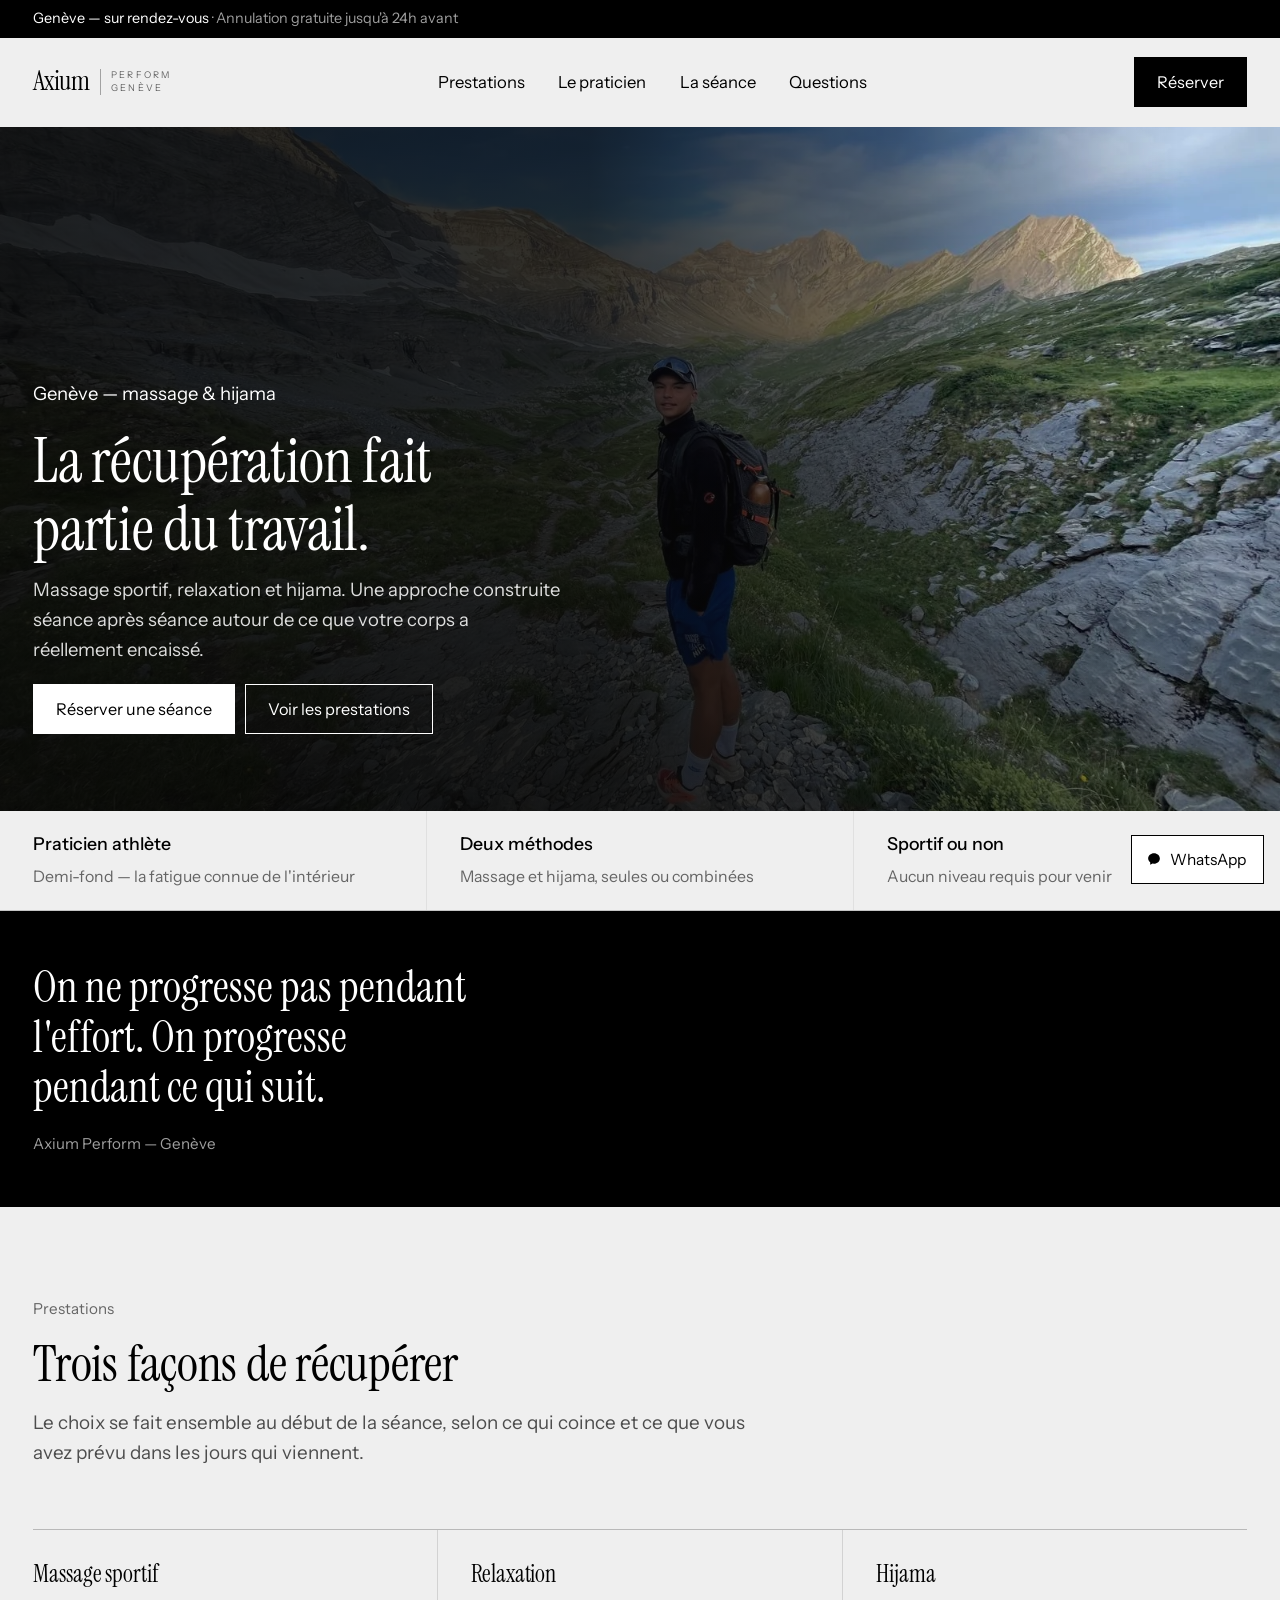
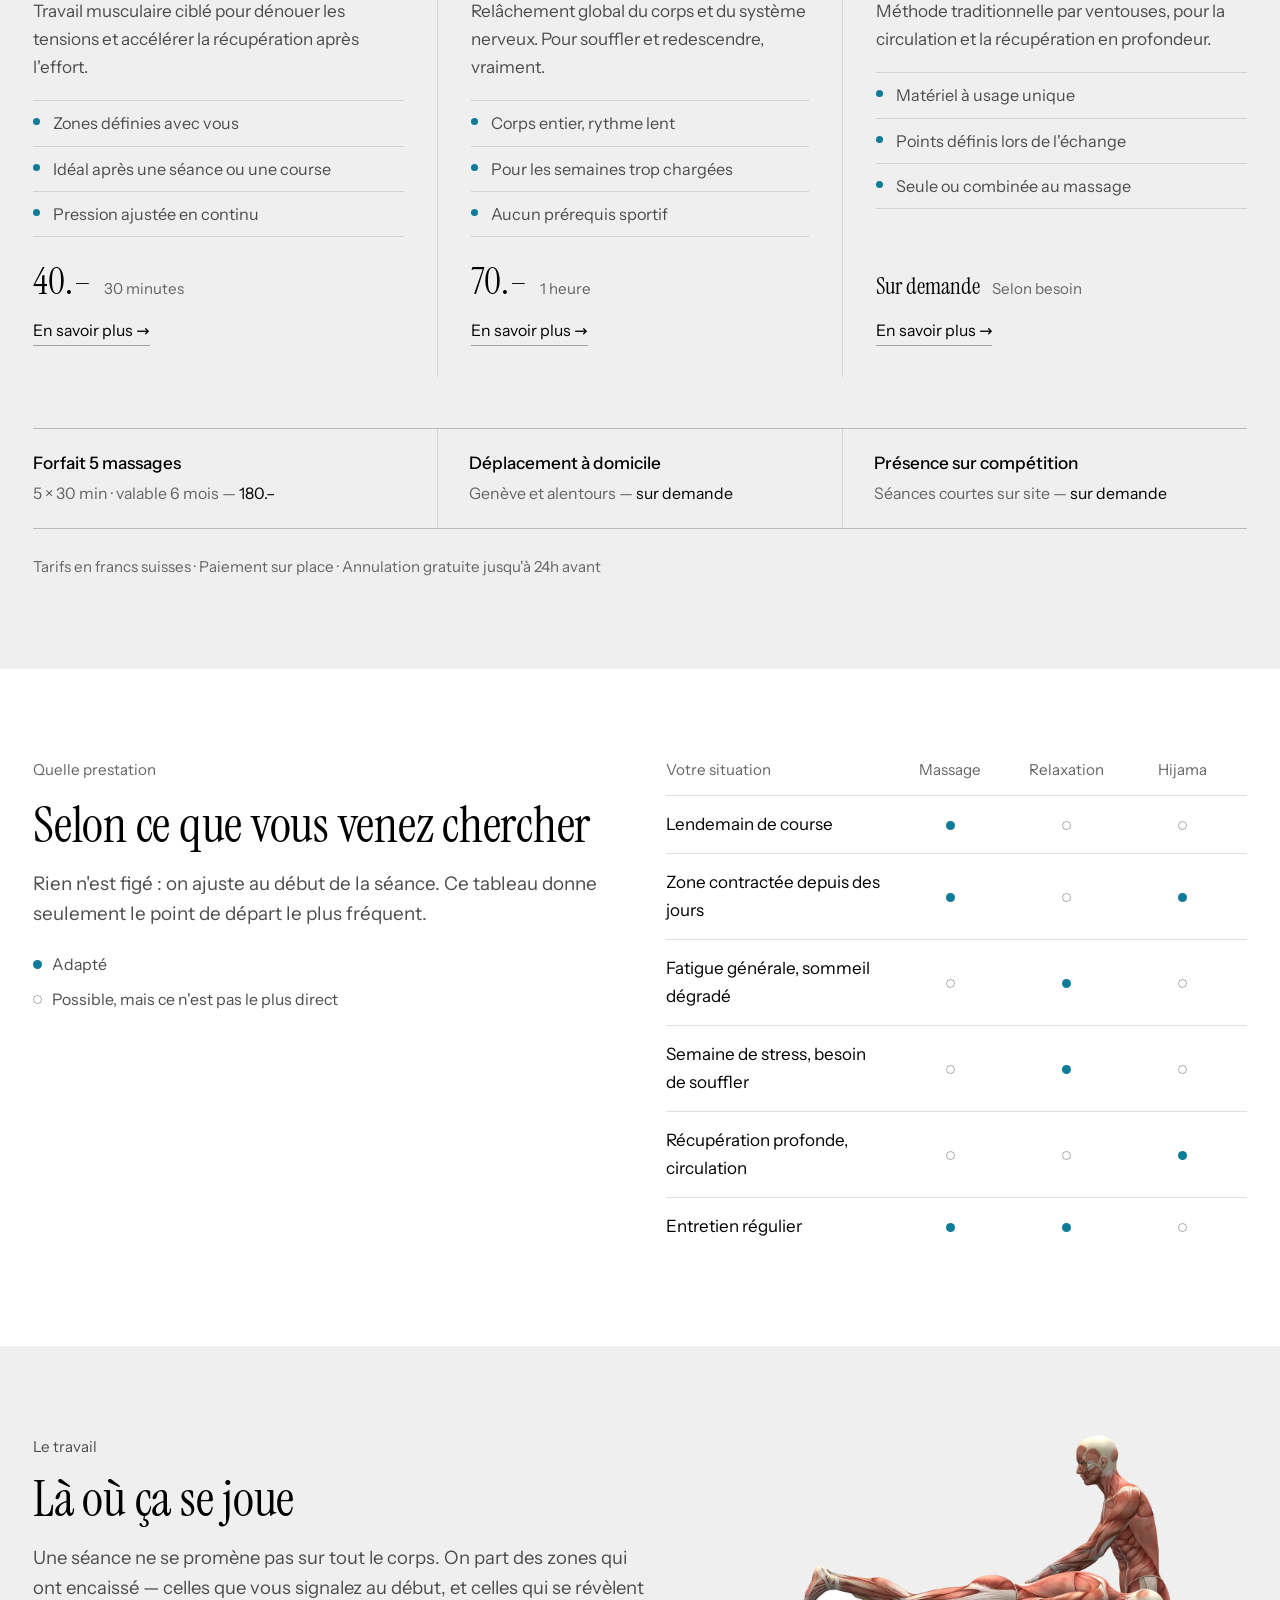
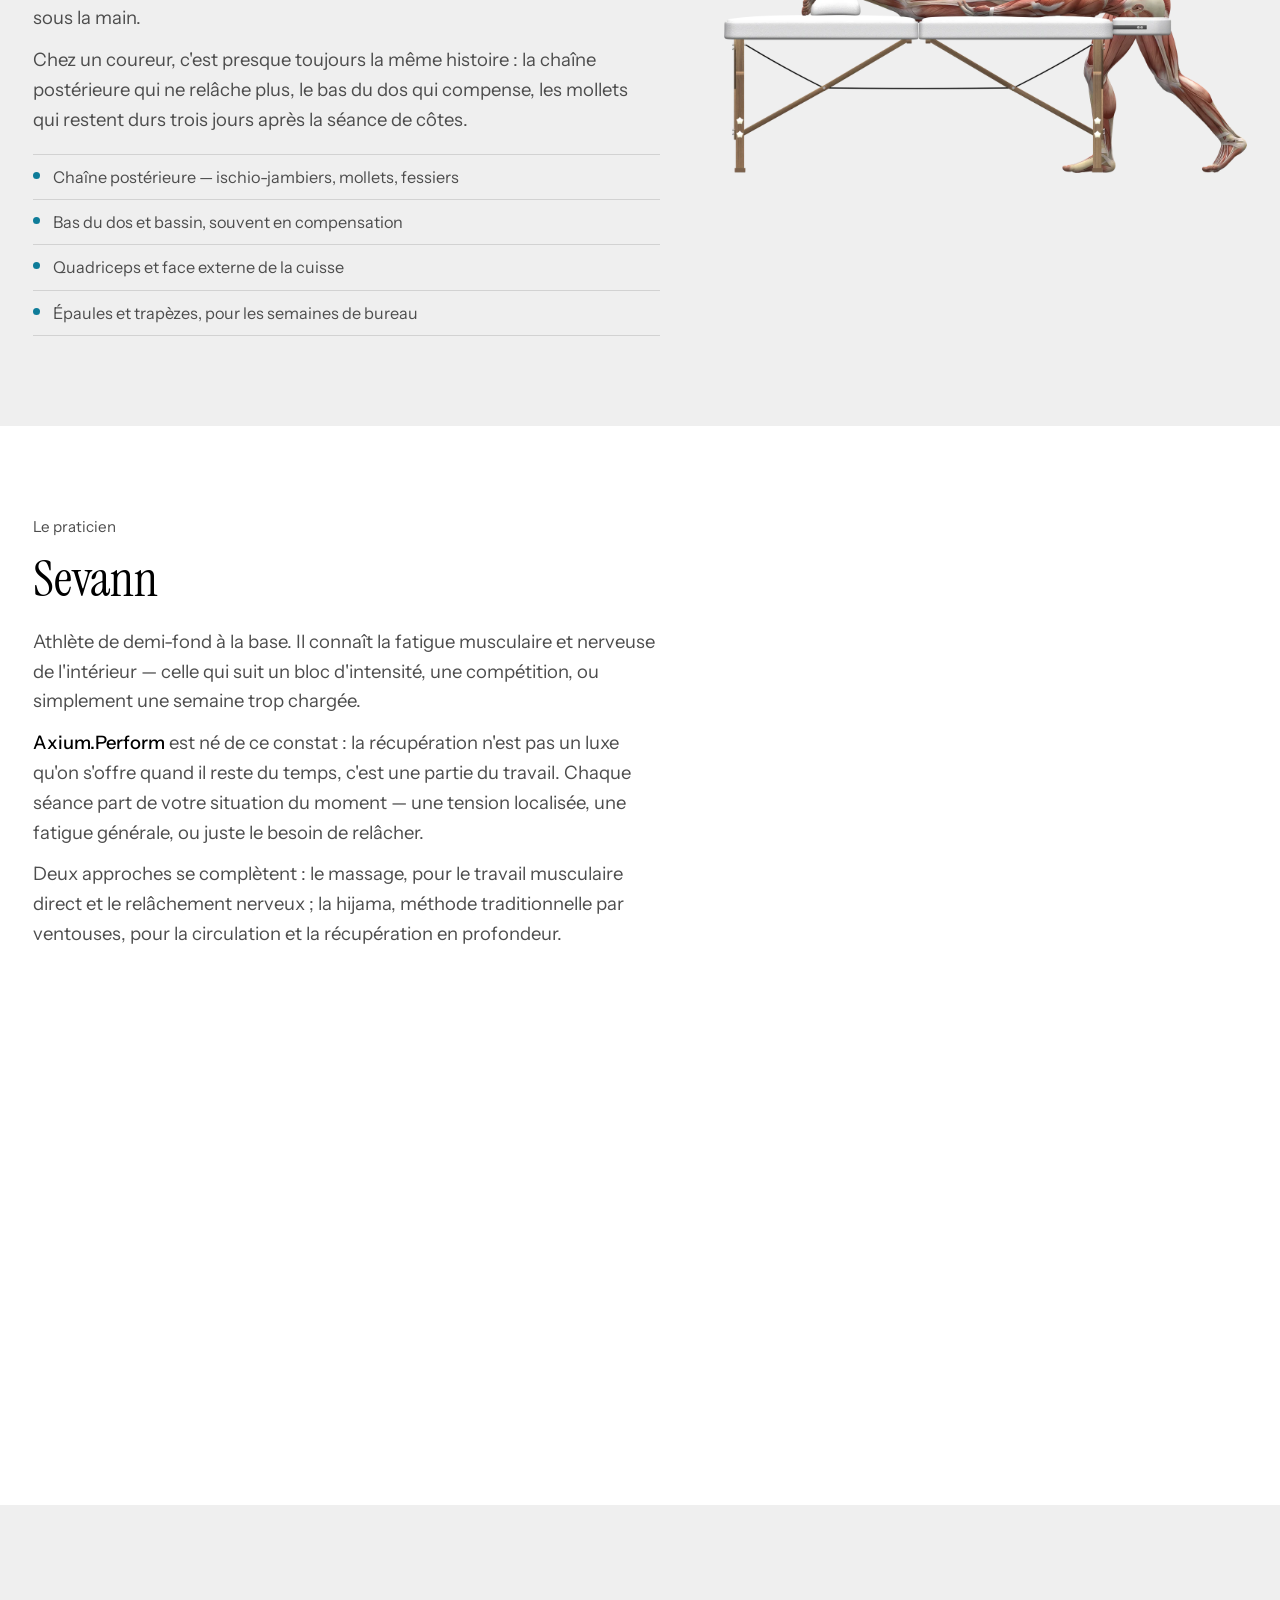
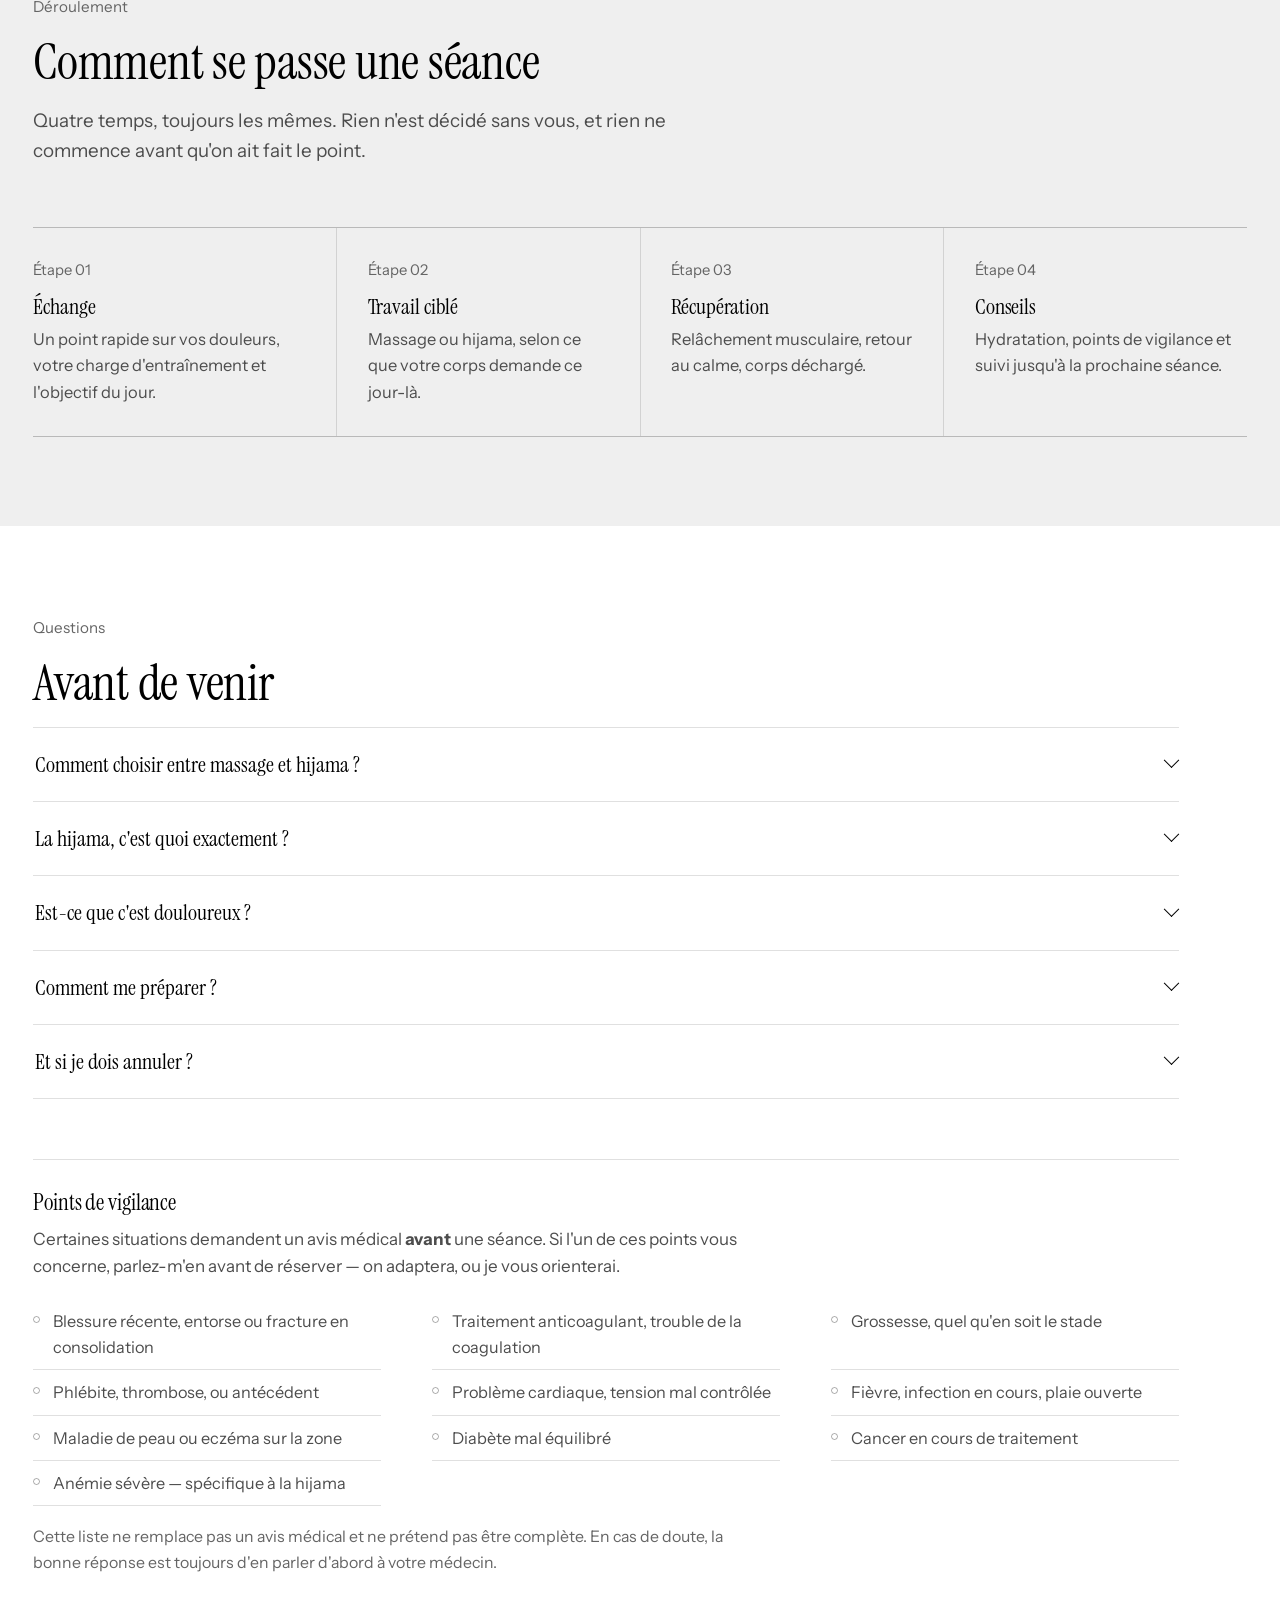
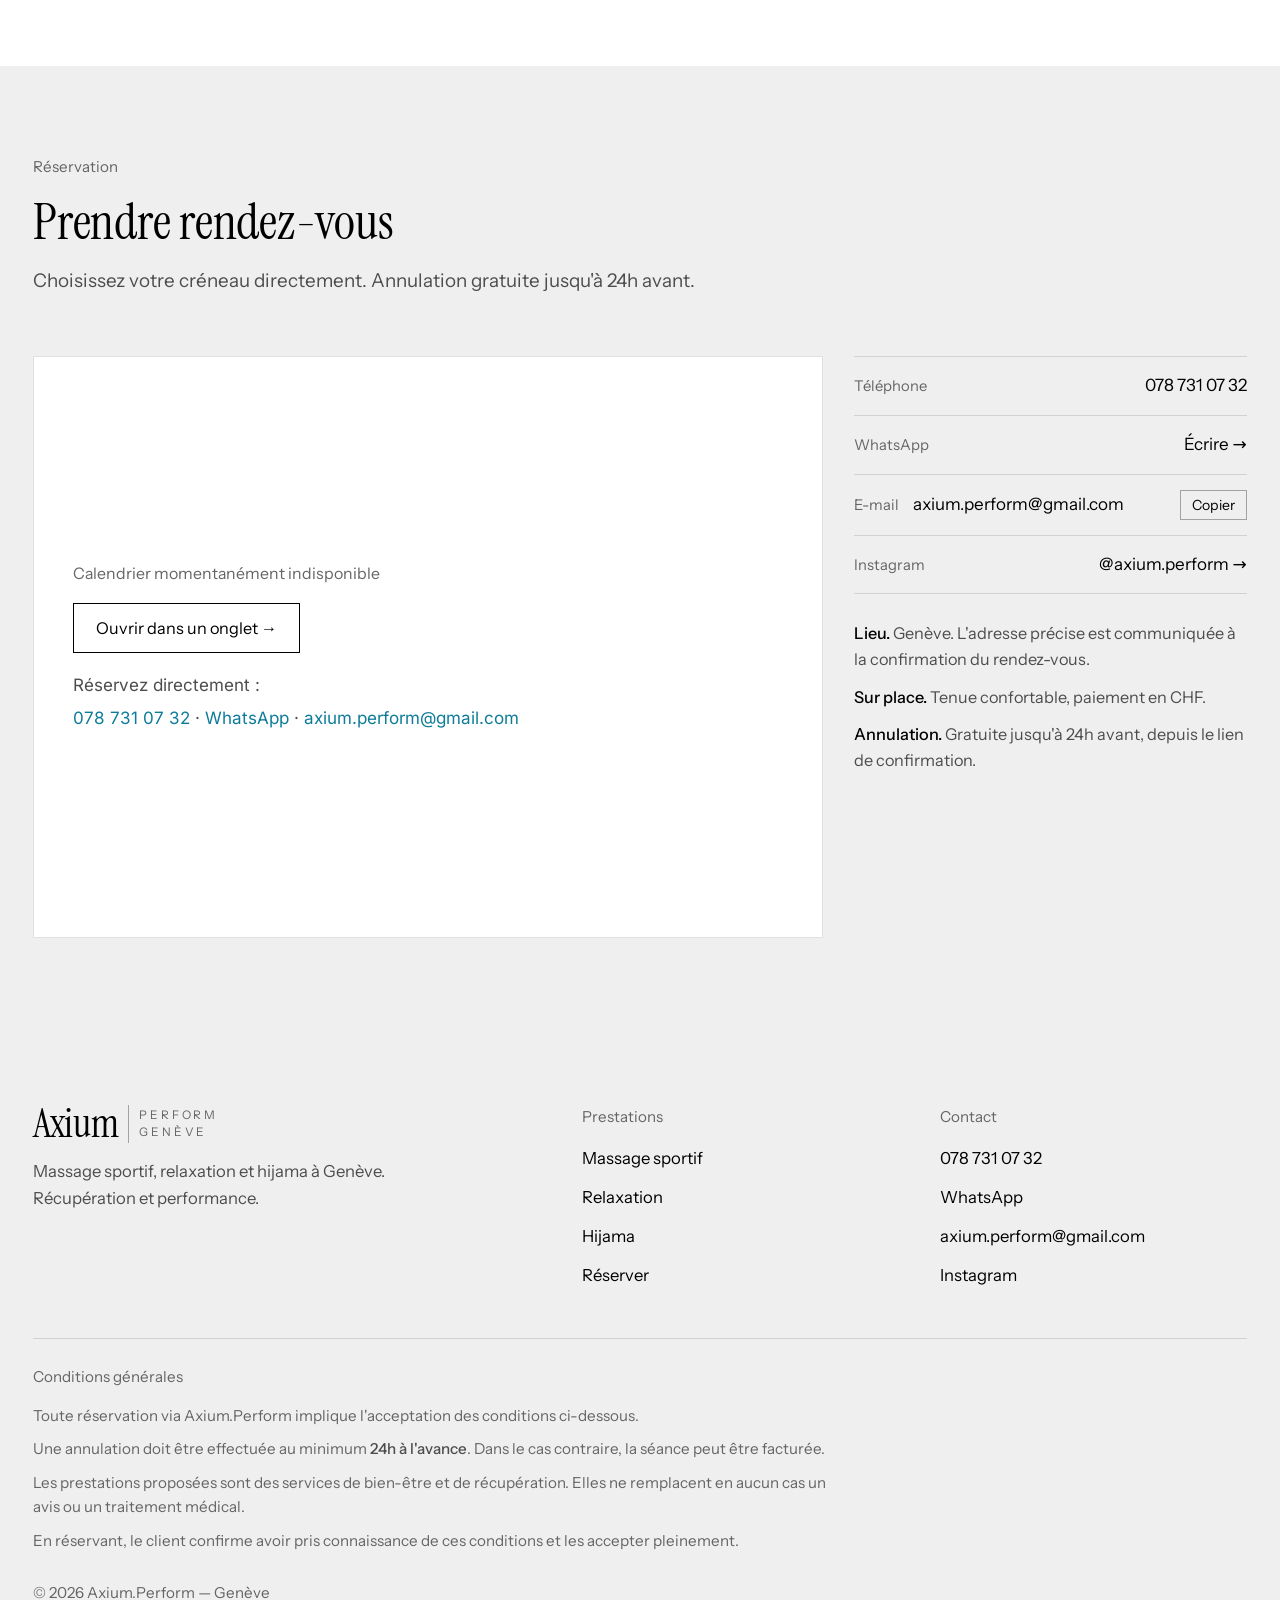
<file: index.html>
<!DOCTYPE html>
<html lang="fr">
<head>

<meta charset="UTF-8">
<meta name="viewport" content="width=device-width, initial-scale=1.0, viewport-fit=cover">
<meta name="description" content="Axium.Perform — massage sportif, relaxation et hijama à Genève. Récupération et performance, par un praticien lui-même athlète de demi-fond.">
<meta name="theme-color" content="#F0F0EE">
<meta name="color-scheme" content="light">

<title>Axium.Perform — Récupération &amp; Performance</title>
<link rel="canonical" href="https://axium-perform.github.io/axium-perform/">

<meta property="og:type" content="website">
<meta property="og:locale" content="fr_CH">
<meta property="og:site_name" content="Axium.Perform">
<meta property="og:title" content="Axium.Perform — Récupération &amp; Performance">
<meta property="og:description" content="Massage sportif, relaxation et hijama à Genève. Récupération et performance, par un praticien lui-même athlète de demi-fond.">
<!-- og:image doit être une URL ABSOLUE pour l'aperçu WhatsApp/LinkedIn. -->
<meta property="og:image" content="0fc6911e-bb7e-4be2-9817-8390221d3612.JPG">
<meta name="twitter:card" content="summary_large_image">

<link rel="icon" href="data:image/svg+xml,%3Csvg xmlns='http://www.w3.org/2000/svg' width='100' height='100' viewBox='0 0 100 100'%3E%3Crect width='100' height='100' fill='%2314140F'/%3E%3Cpath transform='translate(32.47 78.00) scale(0.07671 -0.07671)' fill='%23FFFFFF' d='M-3 0Q-18 0 -18 10Q-18 20 -4 23L11 26Q31 30 41.0 45.5Q51 61 58 89L213 714Q215 724 219.5 727.0Q224 730 228 730Q233 730 237.5 727.0Q242 724 244 714L402 80Q409 52 418.0 41.0Q427 30 446 26L461 23Q475 20 475 10Q475 0 460 0H289Q275 0 275 11Q275 22 292 23L311 25Q328 27 332.5 36.0Q337 45 332 67L294 222Q288 248 261 248H156Q130 248 123 222L89 88Q74 31 119 25L134 23Q151 20 151 11Q151 0 137 0ZM153 278H263Q279 278 276 295L212 563H207L140 295Q137 278 153 278Z'/%3E%3C/svg%3E">

<link rel="preload" as="font" type="font/woff2" href="fonts/InstrumentSerif-latin.woff2" crossorigin>
<link rel="preload" as="font" type="font/woff2" href="fonts/InstrumentSans-latin.woff2" crossorigin>
<link rel="stylesheet" href="fonts/fonts.css">

<style>

/* ═══════════════════════════════════════════════════════════════════
   AXIUM.PERFORM — d'après la direction de drinknomio.com
   ───────────────────────────────────────────────────────────────────
   Ce qui fait cette direction, et qu'on reprend :

   1. Une SERIF à fort contraste pour tous les titres. C'est elle qui
      porte toute la personnalité ; le reste peut rester neutre.
   2. Des BOUTONS rectangulaires à filet fin, petits et discrets — pas
      des pilules pleines qui crient.
   3. Un fond GRIS CHAUD plutôt que du blanc pur, alterné avec du blanc.
   4. La COULEUR réduite à de minuscules pastilles dans les listes.
      Chez eux c'est un vert ; ici c'est le bleu du logo Axium.
   5. Beaucoup d'air, des filets d'un cheveu, presque aucun arrondi.

   BLANC     #FFFFFF
   PAPIER    #F0F0EE  — gris chaud, le fond d'une section sur deux
   ENCRE     #14140F  — noir chaud
   ACCENT    #0E7C99  — le bleu du logo. Pastilles et rien d'autre.
   ═══════════════════════════════════════════════════════════════════ */

:root{
  /* Relevé dans la feuille de style de drinknomio.com, pas deviné :
     leur palette est strictement neutre. Du blanc, du noir franc, deux
     gris de fond, et rien de chaud nulle part. L'ancienne palette d'ici
     tirait sur le beige — c'était une invention. */
  --blanc:#FFFFFF;
  --papier:#EFEFEF;       /* leur --color-pale  */
  --papier-2:#E9E9E9;     /* leur --color-light */
  --encre:#000000;        /* du noir, pas un noir chaud */
  --gris:#4D4D4D;
  --gris-faible:#656565;  /* leur --color-line */
  --ligne:rgba(0,0,0,0.12);
  --ligne-forte:rgba(0,0,0,0.32);

  /* Leur accent à eux est un vert vif, #6eff70. Je garde le bleu
     d'Axium : reprendre leur vert ferait de ce site une copie de leur
     marque, pas un site qui s'en inspire. */
  --accent:#0E7C99;

  /* Leurs boutons n'ont aucun arrondi, et aucun de leurs textes n'est
     espacé : --BUTTON-RADIUS vaut 0, et toutes leurs variables
     d'interlettrage valent « normal ». */
  --rayon:0px;

  /* Leur gabarit fait 3000 px de large pour une gouttière de 20 px :
     autrement dit, la page touche les bords. On s'en approche sans
     aller jusqu'à 20 px, illisible sur un grand écran. */
  --gouttiere:clamp(18px,2.6vw,52px);
  --ease:cubic-bezier(0.22,1,0.36,1);

  /* ── Échelle d'espacement fluide ──────────────────────────────────
     Un seul jeu de valeurs, qui grandit avec la page. On ne répète
     plus « petit sur mobile, grand sur écran » à chaque composant :
     l'espacement est continu, il n'attend aucun point de rupture. */
  --e1:clamp(6px,0.5vw,10px);
  --e2:clamp(10px,0.9vw,16px);
  --e3:clamp(16px,1.5vw,26px);
  --e4:clamp(24px,2.4vw,40px);
  --e5:clamp(36px,4vw,64px);
  --e6:clamp(56px,7vw,110px);

}

*,*::before,*::after{ margin:0; padding:0; box-sizing:border-box; }

/* La racine grandit avec la fenêtre, donc toutes les tailles exprimées
   en rem suivent d'un coup — titres, textes, marges internes.

   Les TROIS bornes sont en rem, y compris la plus haute. C'est la
   condition pour que le réglage « taille de police » du navigateur
   continue d'agir : avec un plafond en px, le texte de quelqu'un qui a
   réglé son navigateur sur 200 % resterait bloqué à 19px. Dans une
   déclaration font-size sur html, rem vaut la taille par défaut du
   navigateur, donc l'échelle entière suit ce réglage. Vérifié à 32px. */
html{
  font-size:clamp(0.9375rem, 0.875rem + 0.35vw, 1.1875rem);
  scroll-behavior:smooth;
  scroll-padding-top:calc(88px + var(--e2));
  background:var(--blanc);
}

body{
  font-family:'Instrument Sans','Inter',system-ui,sans-serif;
  font-weight:400;
  font-size:1rem;
  background:var(--blanc);
  color:var(--encre);
  line-height:1.62;
  -webkit-font-smoothing:antialiased;
  overflow-x:hidden;
}
body.is-locked{ overflow:hidden; }

img{ display:block; max-width:100%; }
a{ color:inherit; text-decoration:none; }
ul{ list-style:none; }
::selection{ background:var(--encre); color:var(--blanc); }

a:focus-visible, button:focus-visible, summary:focus-visible{
  outline:2px solid var(--accent); outline-offset:3px;
}

/* La page n'a plus de colonne centrale bornée à 1280 px. Sur un grand
   écran, elle laissait plus de 300 px de vide de chaque côté, et surtout
   elle désalignait tout : la bande de repères, elle, court d'un bord à
   l'autre et se contente de la gouttière. Le texte du premier repère
   commençait donc 300 px à gauche du logo censé lui répondre.

   Une seule règle de bord pour tout le monde : la gouttière. Ce qui est
   dans .wrap et ce qui traverse la page se calent désormais sur le même
   trait, quelle que soit la largeur de l'écran.

   Ce n'est pas pour autant une invitation à des lignes de 200 signes :
   la longueur des textes reste tenue là où on lit vraiment, par des
   largeurs en ch posées sur les paragraphes eux-mêmes. */
.wrap{ padding-inline:var(--gouttiere); }

/* La mesure de lecture, en revanche, reste bornée — mais calée à gauche,
   pas centrée : une colonne isolée au milieu d'un écran large est
   exactement ce qu'on cherche à éviter. La gouttière s'ajoute à la
   mesure au lieu de la manger, sinon le texte rétrécirait à mesure que
   l'écran grandit. */
.etroit{ max-width:calc(62rem + 2 * var(--gouttiere)); }

/* ═══════════ GRILLES À FILETS ═══════════
   Le filet de séparation est le fond qui transparaît dans un écart d'un
   pixel. C'est ce qui rend la grille repliable : un border-right laisse
   un trait orphelin dès qu'une ligne se remplit à moitié, un écart non.

   Le nombre de colonnes se décide sur la largeur du CONTENEUR, jamais
   sur celle de l'écran. Deux conséquences : la grille se réorganise
   aussi quand c'est la colonne qui rétrécit, et le même composant reste
   juste où qu'on le place. */
.mesure{ container-type:inline-size; }

.grille{
  display:grid;
  grid-template-columns:1fr;
  gap:1px;
  background:var(--ligne);
  border-block:1px solid var(--ligne);
}
.grille > *{ background:var(--cellule,var(--blanc)); }
.sur-papier, .reperes{ --cellule:var(--papier); }

/* Trois éléments : trois colonnes, ou une. Jamais deux — une rangée de
   trois cartes présentée à « deux plus une » a l'air cassée, pas
   adaptée. C'est précisément ce qu'auto-fit ne sait pas éviter : il
   remplit au mieux sans savoir combien d'éléments il a à placer. */
@container (min-width:50rem){
  .cartes, .reperes, .extras{ grid-template-columns:repeat(3,1fr); }
}

/* Quatre étapes : quatre, deux, ou une. Le palier à trois est sauté
   pour la même raison. */
@container (min-width:32rem){ .etapes{ grid-template-columns:repeat(2,1fr); } }
@container (min-width:58rem){ .etapes{ grid-template-columns:repeat(4,1fr); } }

.sr{ position:absolute; width:1px; height:1px; padding:0; margin:-1px; overflow:hidden; clip:rect(0 0 0 0); white-space:nowrap; }

.skip-link{
  position:fixed; top:10px; left:10px; z-index:300;
  padding:10px 18px; background:var(--encre); color:var(--blanc);
  font-size:.78rem; letter-spacing:.04em;
  transform:translateY(-200%); transition:transform .3s var(--ease);
}
.skip-link:focus-visible{ transform:translateY(0); outline-color:var(--blanc); }

/* ═══════════ TYPOGRAPHIE ═══════════ */
/* La serif fait tout le travail d'expression. Poids 400 uniquement :
   son contraste naturel suffit, l'alourdir la banaliserait. */
h1,h2,h3,.serif{
  font-family:'Instrument Serif',Georgia,serif;
  font-weight:400;
  letter-spacing:-0.005em;
  line-height:1.1;
}

h1{ font-size:clamp(2.6rem,5.6vw,4.2rem); }
h2{ font-size:clamp(2rem,4vw,3.1rem); margin-bottom:16px; text-wrap:balance; }
h3{ font-size:1.32rem; }

/* Pas de capitales espacées : chez eux, toutes les variables
   d'interlettrage valent « normal », y compris celle des intertitres.
   Les petites capitales tracées que j'avais posées ici venaient d'une
   idée que je me faisais du registre, pas de leur page. */
.eyebrow{
  font-size:.82rem;
  color:var(--gris-faible);
  margin-bottom:14px;
}

.lede{
  font-size:1.02rem;
  color:var(--gris);
  max-width:56ch;
  margin-bottom:clamp(40px,5vw,60px);
  text-wrap:pretty;
}

/* ═══════════ BOUTONS ═══════════ */
/* Rectangulaires, petits, un filet d'un cheveu. Discrets par choix. */
.btn{
  display:inline-flex; align-items:center; justify-content:center; gap:8px;
  padding:11px 22px;
  border:1px solid var(--encre);
  border-radius:var(--rayon);
  background:transparent; color:var(--encre);
  font-family:'Instrument Sans',sans-serif;
  font-size:.88rem; font-weight:400;
  cursor:pointer;
  transition:background .22s var(--ease), color .22s var(--ease), border-color .22s var(--ease);
}
.btn:hover{ background:var(--encre); color:var(--blanc); }
.btn--plein{ background:var(--encre); color:var(--blanc); }
.btn--plein:hover{ background:transparent; color:var(--encre); }
.btn--clair{ border-color:var(--blanc); color:var(--blanc); background:transparent; }
.btn--clair:hover{ background:var(--blanc); color:var(--encre); }
.btn--clair-plein{ background:var(--blanc); color:var(--encre); border-color:var(--blanc); }
.btn--clair-plein:hover{ background:transparent; color:var(--blanc); }

/* ═══════════ BANDE D'ANNONCE ═══════════
   Une bande noire au ras du haut, texte blanc : c'est la première chose
   de leur page, avant même l'en-tête. Elle ne colle pas au défilement,
   elle passe et on ne la revoit plus. */
.annonce{ background:var(--encre); color:var(--blanc); }
.annonce .wrap{ display:flex; align-items:center; min-height:38px; }
.annonce p{ font-size:.78rem; }
.annonce span{ color:rgba(255,255,255,.62); }
/* Sur un écran étroit, la mention d'annulation fait passer la bande sur
   deux lignes et lui donne le poids d'une section. Elle reste dans les
   questions et dans le pied ; ici elle s'efface. */
@media (max-width:560px){ .annonce span{ display:none; } }

/* ═══════════ EN-TÊTE ═══════════ */
header{
  position:sticky; top:0; z-index:100;
  background:var(--papier);
  border-bottom:1px solid transparent;
  transition:border-color .3s var(--ease);
}
html.is-scrolled header{ border-bottom-color:var(--ligne); }

.hd{ display:flex; align-items:center; justify-content:space-between; gap:20px; height:88px; }

/* Le logo : le nom en serif, et la précision rejetée à droite derrière
   un filet vertical.

   Le filet est un élément à part entière, pas une bordure posée sur le
   nom. C'est ce qui lui permet de s'étirer sur toute la hauteur du bloc
   quelle que soit la ligne la plus haute — align-items:stretch s'en
   charge, et le dessin tient sans qu'aucune hauteur soit écrite. */
.logo{ display:inline-flex; align-items:stretch; gap:10px; }
.logo-nom{
  font-family:'Instrument Serif',Georgia,serif; font-weight:400;
  font-size:1.44rem; line-height:.95; letter-spacing:-0.01em;
}
.logo-filet{ width:1px; flex:none; background:var(--ligne-forte); }
.logo-qualif{
  align-self:center; white-space:nowrap;
  font-size:.5rem; letter-spacing:.24em; text-transform:uppercase;
  color:var(--gris-faible); line-height:1.38;
}
.logo--grand .logo-nom{ font-size:2.15rem; }
.logo--grand .logo-qualif{ font-size:.64rem; }

.nav{ display:flex; align-items:center; gap:clamp(20px,2.6vw,36px); }
.nav a{ font-size:.9rem; color:var(--encre); transition:color .22s var(--ease); }
.nav a:hover{ color:var(--gris-faible); }

.burger{ display:none; width:38px; height:38px; border:0; background:none; cursor:pointer; flex-direction:column; align-items:center; justify-content:center; gap:5px; }
.burger i{ width:19px; height:1px; background:var(--encre); transition:transform .3s var(--ease), opacity .2s var(--ease); }
.burger.open i:nth-child(1){ transform:translateY(6px) rotate(45deg); }
.burger.open i:nth-child(2){ opacity:0; }
.burger.open i:nth-child(3){ transform:translateY(-6px) rotate(-45deg); }

@media (max-width:900px){ .nav, .hd > .btn{ display:none; } .burger{ display:flex; } }

/* Le panneau part du bas de l'en-tête, mesuré à l'ouverture. Une valeur
   écrite en dur ne marcherait pas : tant que la bande d'annonce est à
   l'écran, l'en-tête est poussé vers le bas, et le panneau lui
   recouvrirait le menu. */
.mob{
  position:fixed; inset:var(--sous-entete,88px) 0 0; z-index:99;
  background:var(--papier);
  padding:24px var(--gouttiere) 40px;
  display:flex; flex-direction:column;
  opacity:0; visibility:hidden;
  transition:opacity .25s var(--ease), visibility 0s linear .25s;
  overflow-y:auto;
}
.mob.open{ opacity:1; visibility:visible; transition:opacity .25s var(--ease); }
.mob a{
  font-family:'Instrument Serif',Georgia,serif;
  font-size:1.8rem; padding:13px 0;
  border-bottom:1px solid var(--ligne);
}
.mob .btn{ margin-top:24px; align-self:flex-start; }

/* ═══════════ SECTIONS ═══════════ */
section{ padding:var(--e6) 0; }
.sur-papier{ background:var(--papier); }

/* ═══════════ HERO ═══════════ */
/* Photo pleine largeur, texte posé dessus en bas à gauche. */
/* svh plutôt que vh : sur mobile, vh compte la barre d'outils du
   navigateur comme si elle n'était pas là, et le bas du héros passe
   sous elle. La borne haute empêche le héros d'avaler tout un grand
   écran — passé une certaine taille, mieux vaut laisser voir la suite. */
.hero{
  position:relative; padding:0;
  min-height:clamp(440px, 76svh, 780px);
  display:flex; align-items:flex-end; overflow:hidden;
}
.hero-media{ position:absolute; inset:0; z-index:0; }
.hero-media img{ width:100%; height:100%; object-fit:cover; object-position:58% 78%; }
/* Deux voiles superposés : l'un depuis la gauche pour la colonne de
   texte, l'autre depuis le bas pour asseoir les boutons. Un seul voile
   horizontal laissait le titre déborder sur le ciel clair. */
.hero-media::after{
  content:''; position:absolute; inset:0;
  background:
    linear-gradient(90deg, rgba(6,6,5,.88) 0%, rgba(6,6,5,.82) 46%, rgba(6,6,5,.54) 70%, rgba(6,6,5,0) 92%),
    linear-gradient(0deg, rgba(6,6,5,.52) 0%, rgba(6,6,5,0) 62%);
}
/* Sur écran étroit, le texte occupe toute la largeur : un voile venant
   de la gauche n'aide plus. On bascule sur un voile venant du bas, où le
   texte est posé. Mesuré : 3,2:1 avant, au-dessus de 4,5 après. */
@media (max-width:900px){
  .hero-media::after{
    background:linear-gradient(0deg, rgba(6,6,5,.90) 0%, rgba(6,6,5,.86) 52%, rgba(6,6,5,.78) 78%, rgba(6,6,5,.58) 100%);
  }
}

.hero-in{ position:relative; z-index:1; padding:0 0 clamp(48px,6vw,80px); max-width:min(100%,33rem); color:var(--blanc); }
.hero h1{ font-size:clamp(2.4rem,4.8vw,3.7rem); margin-bottom:var(--e2); text-wrap:balance; }
.hero-in > p{ font-size:1rem; color:rgba(255,255,255,.86); max-width:44ch; margin-bottom:var(--e3); }
.hero-actions{ display:flex; gap:10px; flex-wrap:wrap; }

/* Repères */
/* Pas de background ici : c'est celui de .grille qui doit transparaître
   dans l'écart d'un pixel pour faire les filets. Le papier est porté par
   les cellules, via --cellule. Le haut reste sans filet, le héros fait
   déjà la séparation. */
.reperes{ border-top:0; }
.repere{ padding:var(--e3) var(--gouttiere); }
.repere b{ display:block; font-weight:500; font-size:.96rem; margin-bottom:2px; }
.repere span{ font-size:.86rem; color:var(--gris-faible); }

/* ═══════════ PRESTATIONS ═══════════ */
/* Pas de cartes encadrées : des colonnes séparées par un filet, comme
   chez eux. C'est le vide qui fait la séparation. */
.cartes{ border-bottom:0; }
/* Le retrait latéral ne sert qu'à séparer deux colonnes voisines : il
   n'a rien à faire aux extrémités de la rangée, ni quand il n'y a qu'une
   colonne. Sinon le texte des cartes rentre de 38 px par rapport au
   titre qui les annonce — invisible sur un téléphone, flagrant sur un
   grand écran, où l'œil a toute la hauteur pour suivre le bord gauche. */
.carte{
  display:flex; flex-direction:column;
  padding:var(--e4) 0;
}
@container (min-width:50rem){
  .carte{ padding-inline:clamp(22px,2.6vw,38px); }
  .cartes > :first-child{ padding-left:0; }
  .cartes > :last-child{ padding-right:0; }
}
.carte h3{ margin-bottom:10px; }
.carte > p{ color:var(--gris); font-size:.93rem; margin-bottom:var(--e3); }

/* Entre 32 et 50rem, la grille est à une colonne mais large : la carte
   occupe toute la page. L'étirer telle quelle donnerait des lignes de
   texte interminables et une liste perdue dans le vide, alors elle se
   remet d'elle-même sur deux colonnes. Au-delà de 50rem la grille repasse
   à trois cartes étroites, et ce partage n'a plus lieu d'être — d'où
   l'intervalle fermé plutôt qu'un simple minimum.

   La borne haute est calée juste sous celle de la grille : les deux
   règles se relaient sans laisser de trou ni se chevaucher. */
@container (min-width:32rem) and (max-width:49.999rem){
  .carte{
    display:grid;
    grid-template-columns:1fr 1fr;
    column-gap:var(--e5);
    align-content:start;
  }
  .carte h3{ font-size:1.5rem; }
  .carte > p{ margin-bottom:0; }
  .carte ul{ grid-column:2; grid-row:1 / span 3; margin-bottom:0; align-self:start; }
  .carte-bas{ grid-column:1; margin-top:var(--e4); }
  .carte-lien{ grid-column:1; }
}

.carte ul, .liste{ display:grid; gap:0; margin-bottom:26px; }
.carte li, .liste li{
  position:relative; padding:9px 0 9px 20px;
  font-size:.88rem; color:var(--gris);
  border-top:1px solid var(--ligne);
}
.carte li:last-child, .liste li:last-child{ border-bottom:1px solid var(--ligne); }
/* La pastille : le seul endroit où la couleur apparaît. */
.carte li::before, .liste li::before{
  content:''; position:absolute; left:0; top:1.05em;
  width:7px; height:7px; border-radius:50%; background:var(--accent);
}

.carte-bas{ margin-top:auto; display:flex; align-items:baseline; gap:12px; }
.prix{ font-family:'Instrument Serif',Georgia,serif; font-size:2rem; line-height:1; }
.prix.mot{ font-size:1.24rem; }
.duree{ font-size:.82rem; color:var(--gris-faible); }

.carte-lien{ margin-top:16px; font-size:.86rem; border-bottom:1px solid var(--ligne-forte); align-self:flex-start; padding-bottom:2px; transition:border-color .22s var(--ease); }
.carte-lien:hover{ border-bottom-color:var(--encre); }

.extras{ margin-top:var(--e5); }
.extra{ padding:var(--e3) 0; }
@container (min-width:50rem){
  .extra{ padding-inline:clamp(20px,2.4vw,34px); }
  .extras > :first-child{ padding-left:0; }
  .extras > :last-child{ padding-right:0; }
}
.extra b{ display:block; font-weight:500; font-size:.93rem; margin-bottom:2px; }
.extra span{ font-size:.86rem; color:var(--gris-faible); }
.extra em{ font-style:normal; color:var(--encre); }

.note-tarifs{ margin-top:26px; font-size:.82rem; color:var(--gris-faible); }

/* ═══════════ TABLEAU D'ORIENTATION ═══════════ */
/* Repris de leur tableau d'usage : une ligne par situation, une pastille
   par prestation conseillée. Plus rapide à lire qu'un paragraphe. */
.orient{
  display:grid; gap:var(--e5); align-items:start;
  grid-template-columns:repeat(auto-fit,minmax(min(100%,24rem),1fr));
}

.tbl{ width:100%; border-collapse:collapse; font-size:.92rem; }
.tbl th{
  text-align:left; font-weight:400; color:var(--gris-faible);
  font-size:.82rem; padding:0 12px 12px 0;
  border-bottom:1px solid var(--ligne);
}
.tbl th:not(:first-child), .tbl td:not(:first-child){ text-align:center; width:20%; }
.tbl td{ padding:15px 12px 15px 0; border-bottom:1px solid var(--ligne); }
.tbl tr:last-child td{ border-bottom:0; }
.pastille{ display:inline-block; width:9px; height:9px; border-radius:50%; background:var(--accent); }
.pastille--vide{ background:transparent; border:1px solid var(--ligne-forte); }

.legende{ display:grid; gap:9px; margin-top:22px; }
.legende li{ display:flex; align-items:center; gap:10px; font-size:.86rem; color:var(--gris); }

/* ═══════════ ÉTAPES ═══════════ */
.etape{ padding:var(--e4) 0; }
@container (min-width:32rem) and (max-width:57.999rem){
  .etapes > :nth-child(odd){ padding-right:clamp(20px,2.4vw,34px); }
  .etapes > :nth-child(even){ padding-left:clamp(20px,2.4vw,34px); }
}
@container (min-width:58rem){
  .etape{ padding-inline:clamp(20px,2.4vw,34px); }
  .etapes > :first-child{ padding-left:0; }
  .etapes > :last-child{ padding-right:0; }
}
.etape i{ display:block; font-style:normal; font-size:.8rem; color:var(--gris-faible); margin-bottom:12px; }
.etape h3{ font-size:1.18rem; margin-bottom:7px; }
.etape p{ font-size:.89rem; color:var(--gris); }

/* ═══════════ TEXTE EN VIS-À-VIS D'UNE IMAGE ═══════════
   Deux colonnes qui s'empilent d'elles-mêmes quand il n'y a plus la
   place pour deux. Aucune largeur d'écran n'est nommée : c'est la place
   disponible qui tranche.

   align-items:start, et pas center. Centrer verticalement une colonne de
   texte contre une image plus haute qu'elle la fait flotter au milieu du
   vide, sans rien pour la retenir. Alignée en haut, elle part du même
   trait que l'image, et la page garde une ligne d'horizon.

   La colonne de texte est la plus large des deux : c'est elle qu'on lit,
   l'image n'est qu'un appui. */
.duo{
  display:grid; align-items:start;
  gap:var(--e5) clamp(30px,5vw,80px);
  grid-template-columns:1fr;
}
@container (min-width:48rem){
  .duo{ grid-template-columns:1.2fr 1fr; }
}
.duo > div > p{ color:var(--gris); max-width:52ch; margin-bottom:var(--e2); }
.duo > div > p:last-of-type{ margin-bottom:0; }
.duo .liste{ margin-top:var(--e3); margin-bottom:0; }
.duo-image img{ width:100%; height:auto; }

/* Le portrait remplit sa colonne et commence à son bord gauche. C'est
   la colonne, désormais la plus étroite des deux, qui le tient : plus
   besoin d'une largeur maximale posée à la main. */
.portrait{ width:100%; justify-self:start; }
.portrait img{ width:100%; aspect-ratio:4/5; object-fit:cover; object-position:54% 62%; }

/* ═══════════ DÉCLARATION ═══════════
   La bande d'encre qui coupe la page juste après le héros. Elle portait
   une liste de mots qui défilait ; elle porte maintenant une phrase, qui
   dit quelque chose. Rien à lire de plus, rien à cliquer.

   Plus basse et moins haute de corps que lorsqu'elle fermait la page :
   ici elle suit immédiatement le titre du héros, et deux serifs de même
   taille coup sur coup se feraient concurrence. */
.declaration{ background:var(--encre); color:var(--blanc); padding:var(--e5) 0; }
.declaration blockquote{
  font-family:'Instrument Serif',Georgia,serif; font-weight:400;
  font-size:clamp(1.6rem,3.4vw,2.6rem); line-height:1.15;
  max-width:26ch; text-wrap:balance;
}
.declaration figcaption{ margin-top:var(--e3); font-size:.82rem; color:rgba(255,255,255,.62); }

/* ═══════════ PRATICIEN ═══════════ */
/* La remise à zéro globale enlève la marge des paragraphes ; il faut la
   rendre là où plusieurs se suivent, sinon le texte forme un seul pavé.
   La mesure est bornée ici, pas sur .etroit : la largeur de 62rem sert
   aussi à des blocs qui ne sont pas du texte courant. */
#praticien p{ color:var(--gris); max-width:66ch; margin-bottom:var(--e2); }
#praticien p:last-child{ margin-bottom:0; }
#praticien strong{ color:var(--encre); font-weight:500; }
#praticien h2{ margin-bottom:var(--e3); }

/* ═══════════ QUESTIONS ═══════════ */
.faq details{ border-bottom:1px solid var(--ligne); }
.faq details:first-of-type{ border-top:1px solid var(--ligne); }
.faq summary{
  display:flex; align-items:center; justify-content:space-between; gap:20px;
  padding:19px 2px; cursor:pointer; list-style:none;
  font-family:'Instrument Serif',Georgia,serif; font-size:1.18rem;
  transition:color .22s var(--ease);
}
.faq summary::-webkit-details-marker{ display:none; }
.faq summary:hover{ color:var(--gris-faible); }
.faq summary i{ flex:none; width:11px; height:11px; border-right:1px solid var(--encre); border-bottom:1px solid var(--encre); transform:rotate(45deg) translate(-3px,-3px); transition:transform .3s var(--ease); }
.faq details[open] summary i{ transform:rotate(225deg) translate(-3px,-3px); }
.faq-corps{ padding:0 2px 24px; max-width:70ch; }
.faq-corps p{ color:var(--gris); font-size:.94rem; margin-bottom:11px; }
.faq-corps p:last-child{ margin-bottom:0; }

.vigilance{ margin-top:clamp(40px,5vw,60px); padding-top:30px; border-top:1px solid var(--ligne); }
.vigilance h3{ font-size:1.24rem; margin-bottom:10px; }
.vigilance > p{ color:var(--gris); font-size:.92rem; margin-bottom:18px; max-width:66ch; }
.vigilance ul{
  display:grid; row-gap:0; column-gap:var(--e5);
  grid-template-columns:repeat(auto-fit,minmax(min(100%,17rem),1fr));
}
.vigilance li{ position:relative; padding:9px 0 9px 20px; font-size:.88rem; color:var(--gris); border-bottom:1px solid var(--ligne); }
.vigilance li::before{ content:''; position:absolute; left:0; top:1.05em; width:7px; height:7px; border-radius:50%; border:1px solid var(--ligne-forte); }
.vigilance .fin{ margin-top:18px; margin-bottom:0; font-size:.86rem; color:var(--gris-faible); }

/* ═══════════ RÉSERVATION ═══════════ */
/* Le calendrier veut de la place, la colonne de contact s'en contente de
   peu. Un flex qui passe à la ligne garde ce rapport tant que les deux
   tiennent côte à côte, puis les empile — sans qu'aucune largeur d'écran
   soit nommée : c'est la place disponible qui tranche. */
.resa{ display:flex; flex-wrap:wrap; gap:var(--e4); align-items:flex-start; }
.resa > .cal-shell{ flex:3 1 24rem; }
.resa > .resa-aside{ flex:1 1 15rem; }

.cal-shell{ position:relative; border:1px solid var(--ligne); background:var(--blanc); }
.cal-widget{ position:relative; z-index:1; min-height:580px; width:100%; }
.cal-repli{
  position:absolute; inset:0; z-index:2;
  display:flex; flex-direction:column; align-items:flex-start; justify-content:center;
  gap:16px; padding:clamp(24px,3vw,40px); background:var(--blanc);
}
.cal-repli.is-done{ opacity:0; visibility:hidden; }
.cal-repli p{ font-size:.86rem; color:var(--gris-faible); }

.contacts{ border-top:1px solid var(--ligne); }
.contacts > a, .contacts > div{
  padding:15px 0;
  display:flex; align-items:baseline; justify-content:space-between; gap:14px;
  border-bottom:1px solid var(--ligne);
}
.contacts > a{ transition:padding-left .22s var(--ease); }
.contacts > a:hover{ padding-left:6px; }
.contacts span{ font-size:.8rem; color:var(--gris-faible); flex:none; }
.contacts b{ font-weight:400; font-size:.92rem; }

/* L'adresse est écrite en toutes lettres, et non plus cachée derrière un
   « Écrire → ». Un lien mailto: ne fait rien tant que le visiteur n'a pas
   de logiciel de courrier configuré — cas courant sur ordinateur, et
   silencieux : on clique, rien ne se passe. Affichée, l'adresse reste
   recopiable même quand le lien ne s'ouvre pas.

   Elle peut être plus longue que la colonne : on l'autorise à se couper
   plutôt qu'à déborder. */
.contacts .mail{ flex-wrap:wrap; }
.contacts .mail a{ font-size:.92rem; overflow-wrap:anywhere; }
.contacts .mail a:hover{ text-decoration:underline; }

.copier{
  flex:none; margin-left:auto;
  padding:5px 11px;
  border:1px solid var(--ligne-forte); border-radius:var(--rayon);
  background:transparent; color:var(--encre);
  font-family:inherit; font-size:.76rem; cursor:pointer;
  transition:background .2s var(--ease), color .2s var(--ease);
}
.copier:hover{ background:var(--encre); color:var(--blanc); }
.copier[data-fait]{ background:var(--encre); color:var(--blanc); }

.infos{ margin-top:26px; }
.infos p{ font-size:.88rem; color:var(--gris); margin-bottom:11px; }
.infos p:last-child{ margin-bottom:0; }
.infos strong{ color:var(--encre); font-weight:500; }

/* ═══════════ PIED ═══════════ */
footer{ background:var(--papier); padding:clamp(52px,6vw,80px) 0 40px; }
.pied{ display:flex; flex-wrap:wrap; gap:var(--e5); }
.pied-marque{ flex:1.6 1 18rem; }
.pied > nav{ flex:1 1 11rem; }
.pied h4{ font-size:.82rem; color:var(--gris-faible); font-weight:400; margin-bottom:14px; }
.pied ul{ display:grid; gap:9px; }
.pied a{ font-size:.9rem; transition:color .22s var(--ease); }
.pied a:hover{ color:var(--gris-faible); }
.pied-marque p{ color:var(--gris); font-size:.9rem; margin-top:12px; max-width:34ch; }

.cgv{ margin-top:48px; padding-top:26px; border-top:1px solid var(--ligne); }
.cgv h4{ font-size:.82rem; color:var(--gris-faible); font-weight:400; margin-bottom:14px; }
.cgv p{ font-size:.82rem; color:var(--gris-faible); margin-bottom:9px; max-width:82ch; }
.cgv strong{ color:var(--gris); font-weight:500; }
.bas{ margin-top:28px; font-size:.78rem; color:var(--gris-faible); }

/* WhatsApp flottant */
.wa{
  position:fixed; right:16px; bottom:16px; z-index:90;
  display:inline-flex; align-items:center; gap:8px;
  padding:11px 17px 11px 14px;
  border:1px solid var(--encre);
  background:var(--blanc); color:var(--encre);
  font-size:.84rem;
  transition:background .22s var(--ease), color .22s var(--ease);
}
.wa:hover{ background:var(--encre); color:var(--blanc); }
.wa svg{ width:16px; height:16px; fill:currentColor; flex:none; }
@media (max-width:560px){ .wa{ padding:12px; } .wa span{ display:none; } }

/* Entrées discrètes — jamais d'élément qui reste invisible sans JS. */
.js .up{ opacity:0; transform:translateY(14px); transition:opacity .6s var(--ease), transform .6s var(--ease); }
.js .up.vu{ opacity:1; transform:none; }

@media (prefers-reduced-motion:reduce){
  html{ scroll-behavior:auto; }
  *,*::before,*::after{ animation-duration:.01ms !important; transition-duration:.01ms !important; transition-delay:0s !important; }
  .js .up{ opacity:1 !important; transform:none !important; }
}

@media print{
  .js .up{ opacity:1 !important; transform:none !important; }
  header, .wa{ display:none; }
}

@media (prefers-contrast:more){
  :root{ --gris:#3A3A34; --gris-faible:#46463F; --ligne:rgba(20,20,15,.34); }
}

</style>

<script>document.documentElement.classList.add('js');</script>
</head>
<body>

<a class="skip-link" href="#contenu">Aller au contenu</a>

<div class="annonce">
  <div class="wrap">
    <p>Genève — sur rendez-vous <span>· Annulation gratuite jusqu'à 24h avant</span></p>
  </div>
</div>

<header>
  <div class="wrap hd">
    <a class="logo" href="#contenu" aria-label="Axium.Perform, haut de page">
      <span class="logo-nom">Axium</span><span class="logo-filet" aria-hidden="true"></span><span class="logo-qualif">Perform<br>Genève</span>
    </a>

    <nav class="nav" aria-label="Navigation principale">
      <a href="#prestations">Prestations</a>
      <a href="#praticien">Le praticien</a>
      <a href="#seance">La séance</a>
      <a href="#questions">Questions</a>
    </nav>

    <a class="btn btn--plein btn--s" href="#reserver">Réserver</a>

    <button class="burger" id="burger" aria-label="Ouvrir le menu" aria-expanded="false" aria-controls="mob">
      <i></i><i></i><i></i>
    </button>
  </div>
</header>

<div class="mob" id="mob">
  <a href="#prestations">Prestations</a>
  <a href="#praticien">Le praticien</a>
  <a href="#seance">La séance</a>
  <a href="#questions">Questions</a>
  <a class="btn btn--plein" href="#reserver">Réserver une séance</a>
</div>

<main id="contenu">

  <!-- HERO -->
  <section class="hero">
    <div class="hero-media" aria-hidden="true">
      <img src="sevann-1600.webp" srcset="sevann-1200.webp 1200w, sevann-1600.webp 1600w" sizes="100vw" width="1600" height="1200" alt="" decoding="async">
    </div>
    <div class="wrap">
      <div class="hero-in">
        <p class="eyebrow" style="color:#FFFFFF">Genève — massage &amp; hijama</p>
        <h1>La récupération fait partie du travail.</h1>
        <p>Massage sportif, relaxation et hijama. Une approche construite séance après séance autour de ce que votre corps a réellement encaissé.</p>
        <div class="hero-actions">
          <a class="btn btn--clair-plein" href="#reserver">Réserver une séance</a>
          <a class="btn btn--clair" href="#prestations">Voir les prestations</a>
        </div>
      </div>
    </div>
  </section>

  <div class="mesure">
  <div class="reperes grille">
    <div class="repere"><b>Praticien athlète</b><span>Demi-fond — la fatigue connue de l'intérieur</span></div>
    <div class="repere"><b>Deux méthodes</b><span>Massage et hijama, seules ou combinées</span></div>
    <div class="repere"><b>Sportif ou non</b><span>Aucun niveau requis pour venir</span></div>
  </div>
  </div>

  <!-- DÉCLARATION -->
  <section class="declaration">
    <div class="wrap">
      <figure>
        <blockquote>On ne progresse pas pendant l'effort. On progresse pendant ce qui suit.</blockquote>
        <figcaption>Axium Perform — Genève</figcaption>
      </figure>
    </div>
  </section>

  <!-- PRESTATIONS -->
  <section id="prestations" class="sur-papier">
    <div class="wrap mesure">
      <p class="eyebrow up">Prestations</p>
      <h2 class="up">Trois façons de récupérer</h2>
      <p class="lede up">Le choix se fait ensemble au début de la séance, selon ce qui coince et ce que vous avez prévu dans les jours qui viennent.</p>

      <div class="cartes grille">

        <article class="carte up">
          <h3>Massage sportif</h3>
          <p>Travail musculaire ciblé pour dénouer les tensions et accélérer la récupération après l'effort.</p>
          <ul>
            <li>Zones définies avec vous</li>
            <li>Idéal après une séance ou une course</li>
            <li>Pression ajustée en continu</li>
          </ul>
          <div class="carte-bas">
            <span class="prix">40.–</span>
            <span class="duree">30 minutes</span>
          </div>
          <a class="carte-lien" href="massage-sportif.html">En savoir plus <span aria-hidden="true">→</span></a>
        </article>

        <article class="carte up">
          <h3>Relaxation</h3>
          <p>Relâchement global du corps et du système nerveux. Pour souffler et redescendre, vraiment.</p>
          <ul>
            <li>Corps entier, rythme lent</li>
            <li>Pour les semaines trop chargées</li>
            <li>Aucun prérequis sportif</li>
          </ul>
          <div class="carte-bas">
            <span class="prix">70.–</span>
            <span class="duree">1 heure</span>
          </div>
          <a class="carte-lien" href="relaxation.html">En savoir plus <span aria-hidden="true">→</span></a>
        </article>

        <article class="carte up">
          <h3>Hijama</h3>
          <p>Méthode traditionnelle par ventouses, pour la circulation et la récupération en profondeur.</p>
          <ul>
            <li>Matériel à usage unique</li>
            <li>Points définis lors de l'échange</li>
            <li>Seule ou combinée au massage</li>
          </ul>
          <div class="carte-bas">
            <span class="prix mot">Sur demande</span>
            <span class="duree">Selon besoin</span>
          </div>
          <a class="carte-lien" href="hijama.html">En savoir plus <span aria-hidden="true">→</span></a>
        </article>

      </div>

      <div class="extras grille up">
        <div class="extra"><b>Forfait 5 massages</b><span>5 × 30 min · valable 6 mois — <em>180.–</em></span></div>
        <div class="extra"><b>Déplacement à domicile</b><span>Genève et alentours — <em>sur demande</em></span></div>
        <div class="extra"><b>Présence sur compétition</b><span>Séances courtes sur site — <em>sur demande</em></span></div>
      </div>

      <p class="note-tarifs up">Tarifs en francs suisses · Paiement sur place · Annulation gratuite jusqu'à 24h avant</p>
    </div>
  </section>

  <!-- ORIENTATION -->
  <section id="orientation">
    <div class="wrap orient">
      <div class="up">
        <p class="eyebrow">Quelle prestation</p>
        <h2>Selon ce que vous venez chercher</h2>
        <p class="lede" style="margin-bottom:0">Rien n'est figé : on ajuste au début de la séance. Ce tableau donne seulement le point de départ le plus fréquent.</p>
        <ul class="legende">
          <li><span class="pastille"></span> Adapté</li>
          <li><span class="pastille pastille--vide"></span> Possible, mais ce n'est pas le plus direct</li>
        </ul>
      </div>

      <div class="up">
        <table class="tbl">
          <thead>
            <tr><th scope="col">Votre situation</th><th scope="col">Massage</th><th scope="col">Relaxation</th><th scope="col">Hijama</th></tr>
          </thead>
          <tbody>
            <tr><td>Lendemain de course</td><td><span class="pastille"></span></td><td><span class="pastille pastille--vide"></span></td><td><span class="pastille pastille--vide"></span></td></tr>
            <tr><td>Zone contractée depuis des jours</td><td><span class="pastille"></span></td><td><span class="pastille pastille--vide"></span></td><td><span class="pastille"></span></td></tr>
            <tr><td>Fatigue générale, sommeil dégradé</td><td><span class="pastille pastille--vide"></span></td><td><span class="pastille"></span></td><td><span class="pastille pastille--vide"></span></td></tr>
            <tr><td>Semaine de stress, besoin de souffler</td><td><span class="pastille pastille--vide"></span></td><td><span class="pastille"></span></td><td><span class="pastille pastille--vide"></span></td></tr>
            <tr><td>Récupération profonde, circulation</td><td><span class="pastille pastille--vide"></span></td><td><span class="pastille pastille--vide"></span></td><td><span class="pastille"></span></td></tr>
            <tr><td>Entretien régulier</td><td><span class="pastille"></span></td><td><span class="pastille"></span></td><td><span class="pastille pastille--vide"></span></td></tr>
          </tbody>
        </table>
      </div>
    </div>
  </section>

  <!-- LE TRAVAIL -->
  <section id="travail" class="sur-papier">
    <div class="wrap mesure">
    <div class="duo">
      <div class="up">
        <p class="eyebrow">Le travail</p>
        <h2>Là où ça se joue</h2>
        <p>Une séance ne se promène pas sur tout le corps. On part des zones qui ont encaissé — celles que vous signalez au début, et celles qui se révèlent sous la main.</p>
        <p>Chez un coureur, c'est presque toujours la même histoire : la chaîne postérieure qui ne relâche plus, le bas du dos qui compense, les mollets qui restent durs trois jours après la séance de côtes.</p>
        <ul class="liste">
          <li>Chaîne postérieure — ischio-jambiers, mollets, fessiers</li>
          <li>Bas du dos et bassin, souvent en compensation</li>
          <li>Quadriceps et face externe de la cuisse</li>
          <li>Épaules et trapèzes, pour les semaines de bureau</li>
        </ul>
      </div>
      <figure class="duo-image up">
        <img src="anatomie-1400.webp"
             srcset="anatomie-1400.webp 1400w, anatomie-2800.webp 2800w"
             sizes="(min-width:64rem) 44vw, 100vw"
             width="1400" height="906"
             alt="Illustration anatomique : un praticien appuie des deux mains sur les muscles postérieurs d'une personne allongée à plat ventre sur une table de massage."
             loading="lazy" decoding="async">
      </figure>
    </div>
    </div>
  </section>

  <!-- PRATICIEN -->
  <section id="praticien">
    <div class="wrap mesure">
    <div class="duo">
      <div class="up">
        <p class="eyebrow">Le praticien</p>
        <h2>Sevann</h2>
        <p>Athlète de demi-fond à la base. Il connaît la fatigue musculaire et nerveuse de l'intérieur — celle qui suit un bloc d'intensité, une compétition, ou simplement une semaine trop chargée.</p>
        <p><strong>Axium.Perform</strong> est né de ce constat : la récupération n'est pas un luxe qu'on s'offre quand il reste du temps, c'est une partie du travail. Chaque séance part de votre situation du moment — une tension localisée, une fatigue générale, ou juste le besoin de relâcher.</p>
        <p>Deux approches se complètent : le massage, pour le travail musculaire direct et le relâchement nerveux ; la hijama, méthode traditionnelle par ventouses, pour la circulation et la récupération en profondeur.</p>
      </div>

      <figure class="portrait up">
        <img src="sevann-1200.webp"
             srcset="sevann-1200.webp 1200w, sevann-1600.webp 1600w"
             sizes="(min-width:64rem) 25rem, 100vw"
             width="1200" height="900"
             alt="Sevann en montagne, en tenue de course, sur un sentier de pierres."
             loading="lazy" decoding="async">
      </figure>
    </div>
    </div>
  </section>

  <!-- SÉANCE -->
  <section id="seance" class="sur-papier">
    <div class="wrap mesure">
      <p class="eyebrow up">Déroulement</p>
      <h2 class="up">Comment se passe une séance</h2>
      <p class="lede up">Quatre temps, toujours les mêmes. Rien n'est décidé sans vous, et rien ne commence avant qu'on ait fait le point.</p>

      <div class="etapes grille">
        <div class="etape up"><i>Étape 01</i><h3>Échange</h3><p>Un point rapide sur vos douleurs, votre charge d'entraînement et l'objectif du jour.</p></div>
        <div class="etape up"><i>Étape 02</i><h3>Travail ciblé</h3><p>Massage ou hijama, selon ce que votre corps demande ce jour-là.</p></div>
        <div class="etape up"><i>Étape 03</i><h3>Récupération</h3><p>Relâchement musculaire, retour au calme, corps déchargé.</p></div>
        <div class="etape up"><i>Étape 04</i><h3>Conseils</h3><p>Hydratation, points de vigilance et suivi jusqu'à la prochaine séance.</p></div>
      </div>
    </div>
  </section>

  <!-- QUESTIONS -->
  <section id="questions">
    <div class="wrap etroit">
      <p class="eyebrow up">Questions</p>
      <h2 class="up">Avant de venir</h2>

      <div class="faq up">

        <details>
          <summary>Comment choisir entre massage et hijama ?<i aria-hidden="true"></i></summary>
          <div class="faq-corps">
            <p>Le plus simple est de ne pas choisir seul : on en parle au début de la séance. En règle générale, le massage répond à une tension musculaire identifiée ou à une récupération après effort ; la hijama s'adresse plutôt à un besoin de circulation et de récupération plus profonde.</p>
            <p>Les deux peuvent être combinés dans une même séance si cela a du sens pour votre situation.</p>
          </div>
        </details>

        <details>
          <summary>La hijama, c'est quoi exactement ?<i aria-hidden="true"></i></summary>
          <div class="faq-corps">
            <p>Une méthode traditionnelle par ventouses : des cupules sont posées sur des points précis afin de créer une aspiration locale. Le matériel utilisé est à usage unique.</p>
            <p>Il s'agit d'une pratique de bien-être et de récupération, pas d'un acte médical. En cas de doute sur votre situation, parlez-en d'abord à votre médecin.</p>
          </div>
        </details>

        <details>
          <summary>Est-ce que c'est douloureux ?<i aria-hidden="true"></i></summary>
          <div class="faq-corps">
            <p>La pression est ajustée en continu pendant la séance. Un travail sur une zone très contractée peut être inconfortable sur le moment, mais rien ne doit être douloureux : dites-le simplement et on adapte immédiatement.</p>
          </div>
        </details>

        <details>
          <summary>Comment me préparer ?<i aria-hidden="true"></i></summary>
          <div class="faq-corps">
            <p>Venez avec une tenue confortable, évitez un repas lourd juste avant, et prévoyez de bien vous hydrater avant comme après. Si vous venez après une séance d'entraînement ou une compétition, mentionnez-le : cela change la façon de travailler.</p>
          </div>
        </details>

        <details>
          <summary>Et si je dois annuler ?<i aria-hidden="true"></i></summary>
          <div class="faq-corps">
            <p>L'annulation est gratuite jusqu'à 24h avant le rendez-vous, directement depuis le lien de confirmation reçu à la réservation. Passé ce délai, la séance peut être facturée.</p>
          </div>
        </details>

      </div>

      <div class="vigilance up">
        <h3>Points de vigilance</h3>
        <p>Certaines situations demandent un avis médical <strong>avant</strong> une séance. Si l'un de ces points vous concerne, parlez-m'en avant de réserver — on adaptera, ou je vous orienterai.</p>
        <ul>
          <li>Blessure récente, entorse ou fracture en consolidation</li>
          <li>Traitement anticoagulant, trouble de la coagulation</li>
          <li>Grossesse, quel qu'en soit le stade</li>
          <li>Phlébite, thrombose, ou antécédent</li>
          <li>Problème cardiaque, tension mal contrôlée</li>
          <li>Fièvre, infection en cours, plaie ouverte</li>
          <li>Maladie de peau ou eczéma sur la zone</li>
          <li>Diabète mal équilibré</li>
          <li>Cancer en cours de traitement</li>
          <li>Anémie sévère — spécifique à la hijama</li>
        </ul>
        <p class="fin">Cette liste ne remplace pas un avis médical et ne prétend pas être complète. En cas de doute, la bonne réponse est toujours d'en parler d'abord à votre médecin.</p>
      </div>
    </div>
  </section>

  <!-- RÉSERVATION -->
  <section id="reserver" class="sur-papier">
    <div class="wrap">
      <p class="eyebrow up">Réservation</p>
      <h2 class="up">Prendre rendez-vous</h2>
      <p class="lede up">Choisissez votre créneau directement. Annulation gratuite jusqu'à 24h avant.</p>

      <div class="resa">

        <div class="cal-shell up">
          <div class="cal-repli" id="calRepli">
            <p id="calLabel">Chargement du calendrier</p>
            <a class="btn btn--vide" href="https://cal.com/axium.perform" target="_blank" rel="noopener">Ouvrir dans un onglet →</a>
          </div>
          <div class="cal-widget" id="calWidget" data-cal="axium.perform"></div>
        </div>

        <div class="resa-aside up">
          <div class="contacts">
            <a href="tel:+41787310732"><span>Téléphone</span><b>078 731 07 32</b></a>
            <a href="https://wa.me/41787310732" target="_blank" rel="noopener"><span>WhatsApp</span><b>Écrire →</b></a>
            <div class="mail">
              <span>E-mail</span>
              <a href="mailto:axium.perform@gmail.com">axium.perform@gmail.com</a>
              <button class="copier" type="button" aria-live="polite" data-copie="axium.perform@gmail.com">Copier</button>
            </div>
            <a href="https://www.instagram.com/axium.perform" target="_blank" rel="noopener"><span>Instagram</span><b>@axium.perform →</b></a>
          </div>

          <!-- ┌──────────────────────────────────────────────────────┐
               │ À COMPLÉTER — adresse exacte et horaires.            │
               │ Penser aussi au bloc JSON-LD en bas de page.         │
               └──────────────────────────────────────────────────────┘ -->
          <div class="infos">
            <p><strong>Lieu.</strong> Genève. L'adresse précise est communiquée à la confirmation du rendez-vous.</p>
            <p><strong>Sur place.</strong> Tenue confortable, paiement en CHF.</p>
            <p><strong>Annulation.</strong> Gratuite jusqu'à 24h avant, depuis le lien de confirmation.</p>
          </div>
        </div>

      </div>
    </div>
  </section>

</main>

<footer>
  <div class="wrap">
    <div class="pied">

      <div class="pied-marque">
        <a class="logo logo--grand" href="#contenu" aria-label="Axium.Perform">
          <span class="logo-nom">Axium</span><span class="logo-filet" aria-hidden="true"></span><span class="logo-qualif">Perform<br>Genève</span>
        </a>
        <p>Massage sportif, relaxation et hijama à Genève. Récupération et performance.</p>
      </div>

      <nav aria-label="Prestations">
        <h4>Prestations</h4>
        <ul>
          <li><a href="massage-sportif.html">Massage sportif</a></li>
          <li><a href="relaxation.html">Relaxation</a></li>
          <li><a href="hijama.html">Hijama</a></li>
          <li><a href="#reserver">Réserver</a></li>
        </ul>
      </nav>

      <nav aria-label="Contact">
        <h4>Contact</h4>
        <ul>
          <li><a href="tel:+41787310732">078 731 07 32</a></li>
          <li><a href="https://wa.me/41787310732" target="_blank" rel="noopener">WhatsApp</a></li>
          <li><a href="mailto:axium.perform@gmail.com">axium.perform@gmail.com</a></li>
          <li><a href="https://www.instagram.com/axium.perform" target="_blank" rel="noopener">Instagram</a></li>
        </ul>
      </nav>

    </div>

    <div class="cgv">
      <h4>Conditions générales</h4>
      <p>Toute réservation via Axium.Perform implique l'acceptation des conditions ci-dessous.</p>
      <p>Une annulation doit être effectuée au minimum <strong>24h à l'avance</strong>. Dans le cas contraire, la séance peut être facturée.</p>
      <p>Les prestations proposées sont des services de bien-être et de récupération. Elles ne remplacent en aucun cas un avis ou un traitement médical.</p>
      <p>En réservant, le client confirme avoir pris connaissance de ces conditions et les accepter pleinement.</p>
      <p class="bas">© <span id="annee">2026</span> Axium.Perform — Genève</p>
    </div>
  </div>
</footer>

<a class="wa" href="https://wa.me/41787310732" target="_blank" rel="noopener" aria-label="Écrire sur WhatsApp">
  <svg viewBox="0 0 24 24" aria-hidden="true" focusable="false"><path d="M12 3.2c-4.9 0-8.8 3.5-8.8 7.8 0 2.4 1.2 4.5 3.1 5.9v3.9l3.6-2a10 10 0 0 0 2.1.2c4.9 0 8.8-3.5 8.8-7.9S16.9 3.2 12 3.2Z"/></svg>
  <span>WhatsApp</span>
</a>

<script type="application/ld+json">
{
  "@context":"https://schema.org",
  "@type":"HealthAndBeautyBusiness",
  "name":"Axium.Perform",
  "description":"Massage sportif, relaxation et hijama à Genève. Récupération et performance, par un praticien lui-même athlète de demi-fond.",
  "areaServed":"Genève, Suisse",
  "telephone":"+41787310732",
  "email":"axium.perform@gmail.com",
  "sameAs":["https://www.instagram.com/axium.perform"],
  "address":{"@type":"PostalAddress","addressLocality":"Genève","addressCountry":"CH"},
  "currenciesAccepted":"CHF",
  "potentialAction":{"@type":"ReserveAction","target":"https://cal.com/axium.perform"},
  "makesOffer":[
    {"@type":"Offer","name":"Massage sportif","price":"40","priceCurrency":"CHF"},
    {"@type":"Offer","name":"Relaxation","price":"70","priceCurrency":"CHF"},
    {"@type":"Offer","name":"Forfait 5 massages","price":"180","priceCurrency":"CHF"},
    {"@type":"Offer","name":"Hijama"}
  ]
}
</script>

<script>
(function(){
'use strict';

const root = document.documentElement;
const an = document.getElementById('annee');
if(an) an.textContent = new Date().getFullYear();

/* En-tête : un filet apparaît dès qu'on quitte le haut de page. */
let tick = false;
addEventListener('scroll', () => {
  if(tick) return;
  tick = true;
  requestAnimationFrame(() => { root.classList.toggle('is-scrolled', scrollY > 8); tick = false; });
}, { passive:true });

/* Menu mobile */
const burger = document.getElementById('burger');
const mob = document.getElementById('mob');
function fermer(){
  mob.classList.remove('open'); burger.classList.remove('open');
  burger.setAttribute('aria-expanded','false');
  burger.setAttribute('aria-label','Ouvrir le menu');
  document.body.classList.remove('is-locked');
}
burger.addEventListener('click', () => {
  /* Mesuré au moment du clic : l'en-tête descend tant que la bande
     d'annonce est visible, et remonte dès qu'on a défilé. */
  root.style.setProperty('--sous-entete',
    Math.round(document.querySelector('header').getBoundingClientRect().bottom) + 'px');
  const ouvert = mob.classList.toggle('open');
  burger.classList.toggle('open', ouvert);
  burger.setAttribute('aria-expanded', ouvert ? 'true' : 'false');
  burger.setAttribute('aria-label', ouvert ? 'Fermer le menu' : 'Ouvrir le menu');
  document.body.classList.toggle('is-locked', ouvert);
});
mob.querySelectorAll('a').forEach(a => a.addEventListener('click', fermer));
addEventListener('keydown', e => { if(e.key === 'Escape') fermer(); });

/* Une seule réponse ouverte à la fois dans la FAQ. */
const qs = Array.from(document.querySelectorAll('.faq details'));
qs.forEach(d => d.addEventListener('toggle', () => {
  if(d.open) qs.forEach(o => { if(o !== d) o.open = false; });
}));

/* Entrées au défilement. Sans script, .up n'est jamais masqué. */
const blocs = Array.from(document.querySelectorAll('.up'));
const tout = () => blocs.forEach(el => el.classList.add('vu'));

if(matchMedia('(prefers-reduced-motion: reduce)').matches){
  tout();
}else{
  const io = new IntersectionObserver((es) => {
    es.forEach(e => { if(e.isIntersecting){ e.target.classList.add('vu'); io.unobserve(e.target); } });
  }, { threshold:.08, rootMargin:'0px 0px -5% 0px' });

  blocs.forEach(el => {
    const voisins = Array.from(el.parentElement.children).filter(n => n.classList.contains('up'));
    const k = voisins.indexOf(el);
    if(k > 0) el.style.transitionDelay = (k * 0.07).toFixed(2) + 's';

    /* Ce qui est déjà à l'écran au chargement s'affiche sans attendre :
       le premier regard ne doit jamais tomber sur du vide. */
    if(el.getBoundingClientRect().top < innerHeight + 200) el.classList.add('vu');
    else io.observe(el);
  });

  /* Filet : si l'observateur ne se déclenche pas — navigateur ancien,
     onglet en arrière-plan, script interrompu — tout finit par s'afficher.
     Un texte ne reste jamais invisible à cause d'une animation. */
  setTimeout(tout, 2500);
  addEventListener('beforeprint', tout);
}

/* Copier l'adresse.

   Le presse-papiers moderne demande une page servie en https. Là où il
   n'est pas disponible — file://, navigateur ancien — on passe par une
   zone de texte sélectionnée, ce qui doit se faire dans le geste de
   l'utilisateur, donc sans attendre.

   Là où il est disponible, on ne se contente pas d'attraper les erreurs :
   quand l'autorisation est refusée en silence, la promesse reste en
   attente et ne rejette jamais. Un garde-fou tranche au bout de 1,2 s,
   sinon le bouton ne répondrait tout simplement pas.

   Dans tous les cas, l'adresse reste écrite à l'écran : le bouton n'est
   jamais le seul moyen de l'obtenir. */
document.querySelectorAll('[data-copie]').forEach(bouton => {
  const parDefaut = bouton.textContent;

  const repondre = (ok) => {
    if(bouton.dataset.fait) return;
    bouton.dataset.fait = '1';
    bouton.textContent = ok ? 'Copié' : 'À recopier';
    setTimeout(() => {
      bouton.textContent = parDefaut;
      delete bouton.dataset.fait;
    }, 2000);
  };

  const parSelection = (texte) => {
    const z = document.createElement('textarea');
    z.value = texte;
    z.setAttribute('readonly', '');
    z.style.cssText = 'position:fixed;top:-100px;opacity:0';
    document.body.appendChild(z);
    z.select();
    let ok = false;
    try{ ok = document.execCommand('copy'); }catch(e){ ok = false; }
    z.remove();
    return ok;
  };

  bouton.addEventListener('click', () => {
    const texte = bouton.dataset.copie;

    if(window.isSecureContext && navigator.clipboard){
      navigator.clipboard.writeText(texte)
        .then(() => repondre(true))
        .catch(() => repondre(parSelection(texte)));
      setTimeout(() => repondre(false), 1200);
    }else{
      repondre(parSelection(texte));
    }
  });
});

/* ─────────────── CALENDRIER ───────────────
   Le conteneur est visible dès le chargement de la page : Cal.com peut
   donc se mesurer correctement, ce qui n'était pas le cas quand il était
   monté dans un menu encore masqué. On attend malgré tout que la section
   approche pour ne pas charger un script tiers dont personne n'a besoin
   en haut de page. */
(function calendrier(){
  const widget = document.getElementById('calWidget');
  const repli  = document.getElementById('calRepli');
  const label  = document.getElementById('calLabel');
  if(!widget) return;

  const vu = new MutationObserver(() => {
    if(widget.querySelector('iframe')){
      vu.disconnect();
      setTimeout(() => repli && repli.classList.add('is-done'), 500);
    }
  });
  vu.observe(widget, { childList:true, subtree:true });

  const echec = () => {
    if(label) label.textContent = 'Calendrier momentanément indisponible';
    if(repli && !repli.dataset.secours){
      repli.dataset.secours = '1';
      const p = document.createElement('p');
      p.style.cssText = 'text-transform:none;letter-spacing:0;font-family:Inter,sans-serif;font-size:.92rem;line-height:1.9;color:var(--gris)';
      p.innerHTML = 'Réservez directement :<br>' +
        '<a style="color:var(--accent)" href="tel:+41787310732">078 731 07 32</a> · ' +
        '<a style="color:var(--accent)" href="https://wa.me/41787310732" target="_blank" rel="noopener">WhatsApp</a> · ' +
        '<a style="color:var(--accent)" href="mailto:axium.perform@gmail.com">axium.perform@gmail.com</a>';
      repli.appendChild(p);
    }
  };

  function charger(){
    const s = document.createElement('script');
    s.src = 'https://app.cal.com/embed/embed.js';
    s.async = true;
    s.onload = () => {
      if(!window.Cal){ echec(); return; }
      try{
        window.Cal('init', { origin:'https://cal.com' });
        window.Cal('inline', { elementOrSelector:'#calWidget', calLink: widget.dataset.cal });
        window.Cal('ui', { theme:'light' });
      }catch(e){ echec(); }
    };
    s.onerror = echec;
    document.head.appendChild(s);
    setTimeout(() => { if(!widget.querySelector('iframe')) echec(); }, 12000);
  }

  const io = new IntersectionObserver(es => {
    if(es.some(e => e.isIntersecting)){ io.disconnect(); charger(); }
  }, { rootMargin:'700px 0px' });
  io.observe(widget);
})();

})();
</script>

</body>
</html>
</file>
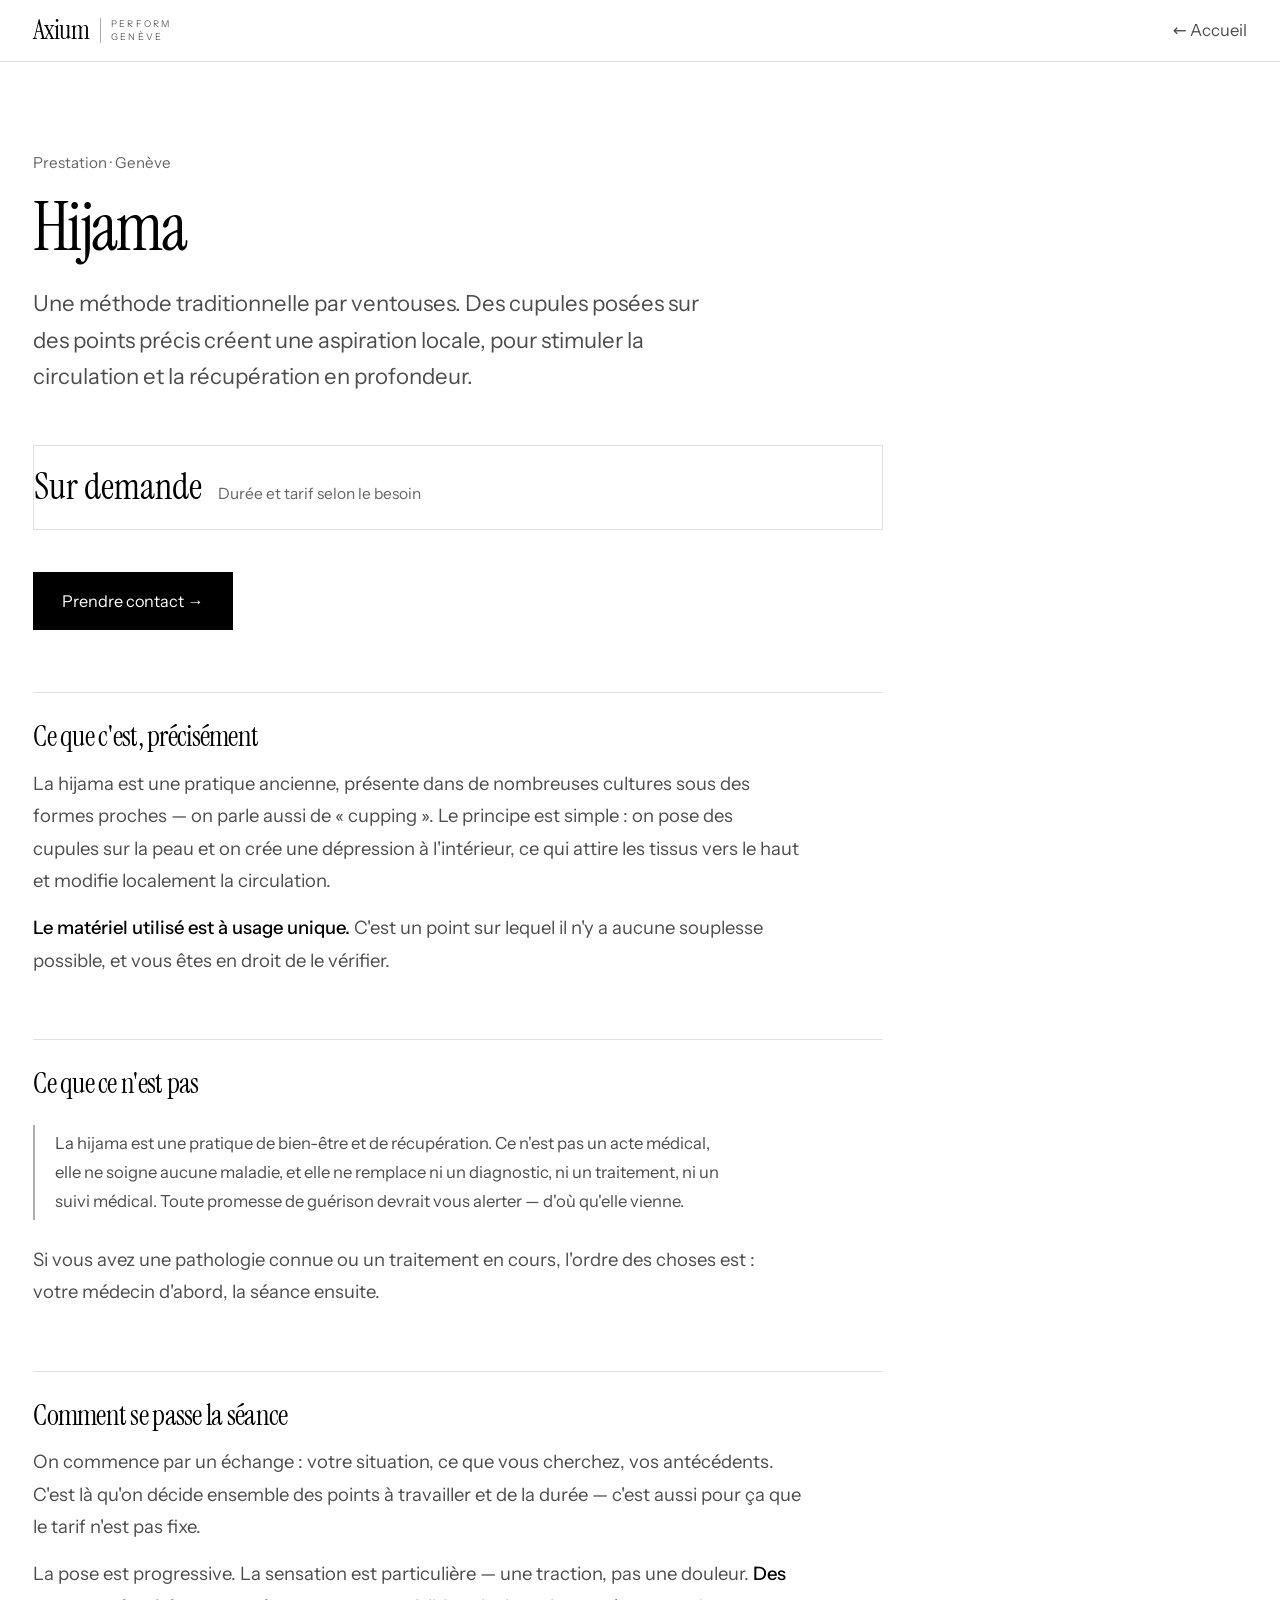
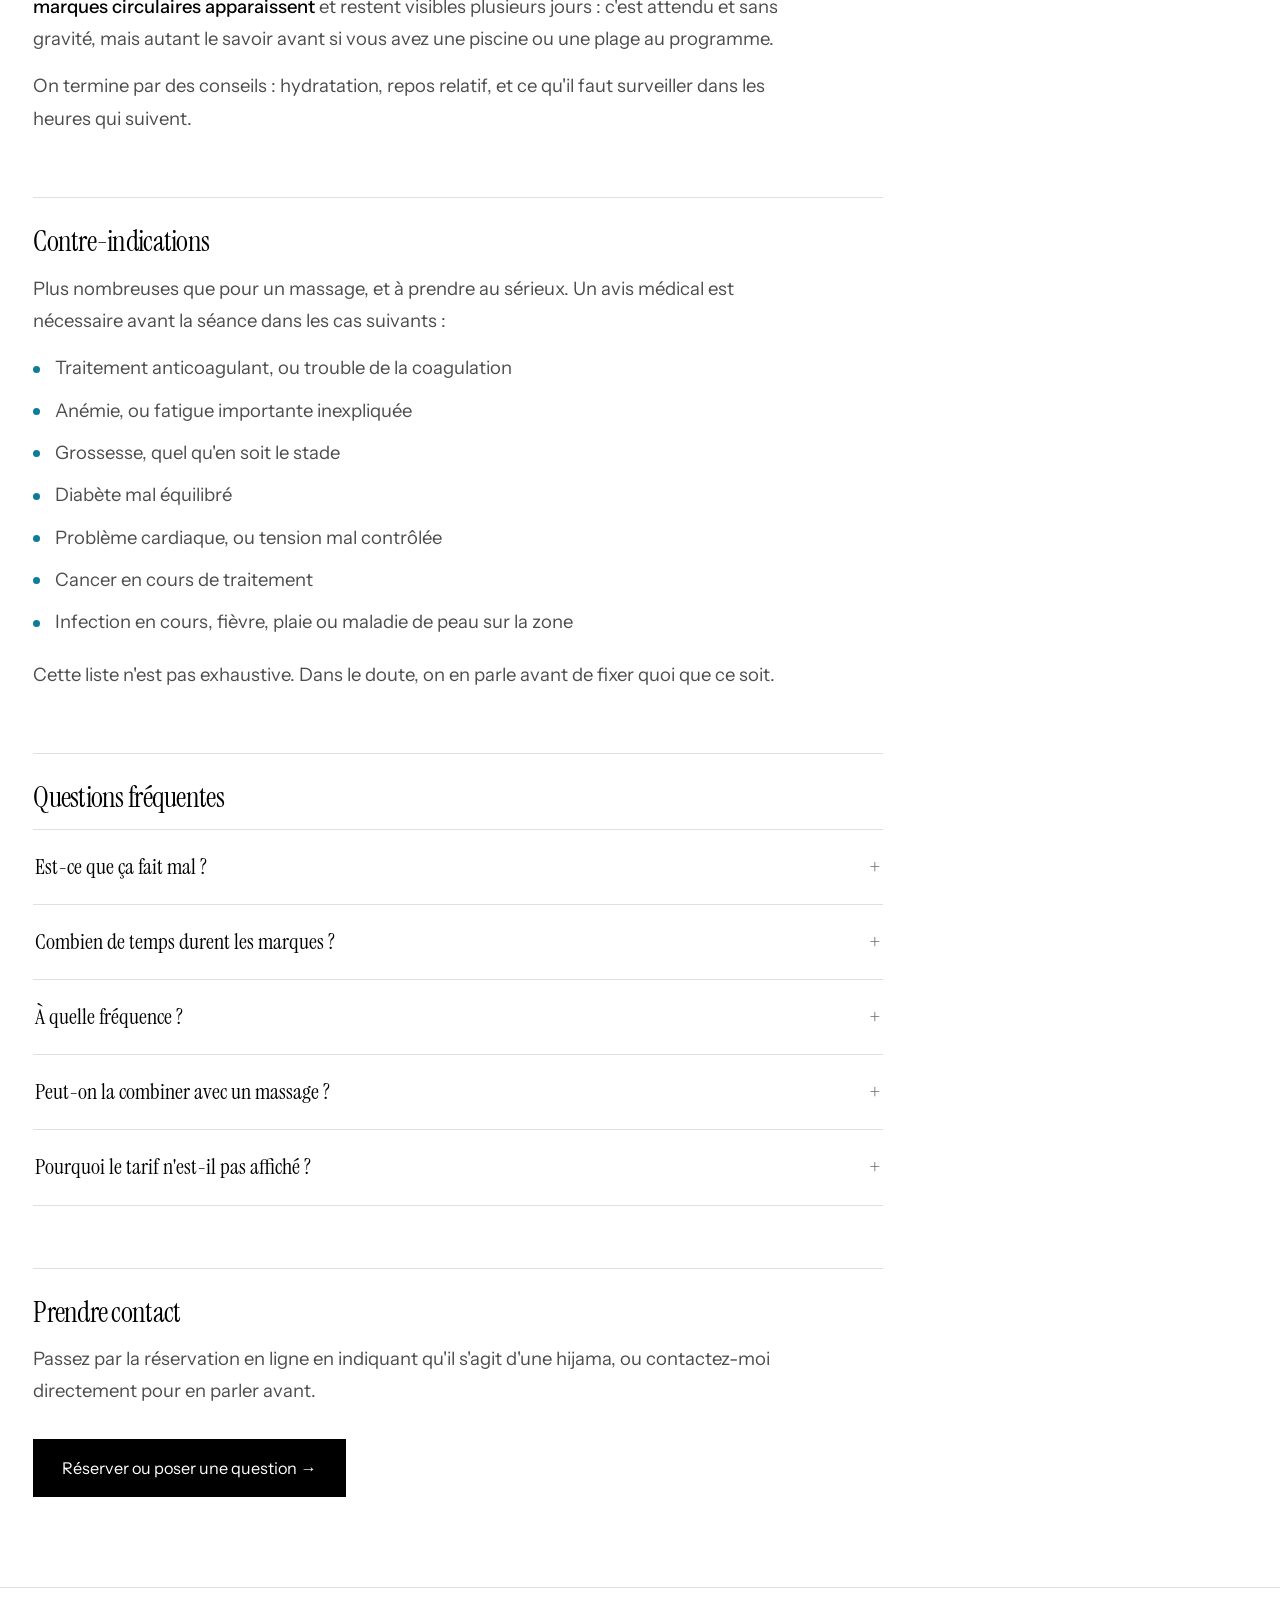
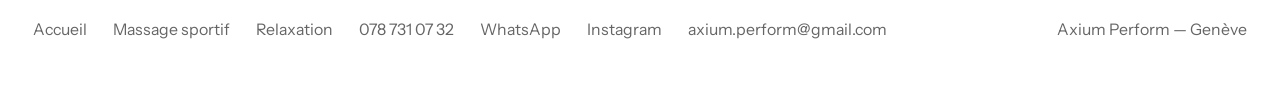
<file: hijama.html>
<!DOCTYPE html>
<html lang="fr">
<head>

<meta charset="UTF-8">
<meta name="viewport" content="width=device-width, initial-scale=1.0, viewport-fit=cover">
<meta name="description" content="Hijama à Genève — méthode traditionnelle par ventouses, matériel à usage unique, pour la circulation et la récupération en profondeur. Tarif sur demande.">
<meta name="theme-color" content="#FFFFFF">
<meta name="color-scheme" content="light">

<title>Hijama à Genève — Axium.Perform</title>
<link rel="canonical" href="https://axium-perform.github.io/axium-perform/hijama.html">

<meta property="og:type" content="article">
<meta property="og:locale" content="fr_CH">
<meta property="og:site_name" content="Axium.Perform">
<meta property="og:title" content="Hijama à Genève — Axium.Perform">
<meta property="og:description" content="Méthode traditionnelle par ventouses, matériel à usage unique, pour la circulation et la récupération en profondeur.">

<link rel="icon" href="data:image/svg+xml,%3Csvg xmlns='http://www.w3.org/2000/svg' width='100' height='100' viewBox='0 0 100 100'%3E%3Crect width='100' height='100' fill='%2314140F'/%3E%3Cpath transform='translate(32.47 78.00) scale(0.07671 -0.07671)' fill='%23FFFFFF' d='M-3 0Q-18 0 -18 10Q-18 20 -4 23L11 26Q31 30 41.0 45.5Q51 61 58 89L213 714Q215 724 219.5 727.0Q224 730 228 730Q233 730 237.5 727.0Q242 724 244 714L402 80Q409 52 418.0 41.0Q427 30 446 26L461 23Q475 20 475 10Q475 0 460 0H289Q275 0 275 11Q275 22 292 23L311 25Q328 27 332.5 36.0Q337 45 332 67L294 222Q288 248 261 248H156Q130 248 123 222L89 88Q74 31 119 25L134 23Q151 20 151 11Q151 0 137 0ZM153 278H263Q279 278 276 295L212 563H207L140 295Q137 278 153 278Z'/%3E%3C/svg%3E">
<link rel="stylesheet" href="fonts/fonts.css">
<link rel="stylesheet" href="page.css">


</head>
<body>

<header class="top">
  <div class="wrap">
    <a class="mark" href="index.html" aria-label="Axium.Perform — accueil"><span class="mark-nom">Axium</span><span class="mark-filet" aria-hidden="true"></span><span class="mark-qualif">Perform<br>Genève</span></a>
    <a class="back" href="index.html">← Accueil</a>
  </div>
</header>

<main class="wrap">

  <p class="kicker">Prestation · Genève</p>
  <h1>Hijama</h1>

  <p class="chapo">
    Une méthode traditionnelle par ventouses. Des cupules posées sur des points
    précis créent une aspiration locale, pour stimuler la circulation et la
    récupération en profondeur.
  </p>

  <div class="prix">
    <b>Sur demande</b>
    <span>Durée et tarif selon le besoin</span>
  </div>

  <a class="cta" href="https://cal.com/axium.perform" target="_blank" rel="noopener">Prendre contact →</a>

  <h2>Ce que c'est, précisément</h2>
  <p>
    La hijama est une pratique ancienne, présente dans de nombreuses cultures sous
    des formes proches — on parle aussi de « cupping ». Le principe est simple :
    on pose des cupules sur la peau et on crée une dépression à l'intérieur, ce qui
    attire les tissus vers le haut et modifie localement la circulation.
  </p>
  <p>
    <strong>Le matériel utilisé est à usage unique.</strong> C'est un point sur lequel
    il n'y a aucune souplesse possible, et vous êtes en droit de le vérifier.
  </p>

  <h2>Ce que ce n'est pas</h2>
  <p class="note">
    La hijama est une pratique de bien-être et de récupération. Ce n'est pas un
    acte médical, elle ne soigne aucune maladie, et elle ne remplace ni un
    diagnostic, ni un traitement, ni un suivi médical. Toute promesse de guérison
    devrait vous alerter — d'où qu'elle vienne.
  </p>
  <p>
    Si vous avez une pathologie connue ou un traitement en cours, l'ordre des
    choses est : votre médecin d'abord, la séance ensuite.
  </p>

  <h2>Comment se passe la séance</h2>
  <p>
    On commence par un échange : votre situation, ce que vous cherchez, vos
    antécédents. C'est là qu'on décide ensemble des points à travailler et de la
    durée — c'est aussi pour ça que le tarif n'est pas fixe.
  </p>
  <p>
    La pose est progressive. La sensation est particulière — une traction, pas une
    douleur. <strong>Des marques circulaires apparaissent</strong> et restent
    visibles plusieurs jours : c'est attendu et sans gravité, mais autant le savoir
    avant si vous avez une piscine ou une plage au programme.
  </p>
  <p>
    On termine par des conseils : hydratation, repos relatif, et ce qu'il faut
    surveiller dans les heures qui suivent.
  </p>

  <h2>Contre-indications</h2>
  <p>
    Plus nombreuses que pour un massage, et à prendre au sérieux. Un avis médical
    est nécessaire avant la séance dans les cas suivants :
  </p>
  <ul class="points">
    <li>Traitement anticoagulant, ou trouble de la coagulation</li>
    <li>Anémie, ou fatigue importante inexpliquée</li>
    <li>Grossesse, quel qu'en soit le stade</li>
    <li>Diabète mal équilibré</li>
    <li>Problème cardiaque, ou tension mal contrôlée</li>
    <li>Cancer en cours de traitement</li>
    <li>Infection en cours, fièvre, plaie ou maladie de peau sur la zone</li>
  </ul>
  <p>
    Cette liste n'est pas exhaustive. Dans le doute, on en parle avant de fixer
    quoi que ce soit.
  </p>

  <h2>Questions fréquentes</h2>

  <details>
    <summary>Est-ce que ça fait mal ?</summary>
    <p>La sensation est inhabituelle plus que douloureuse : une traction de la peau, parfois un picotement. L'intensité est ajustée pendant la séance — vous dites, on adapte.</p>
  </details>

  <details>
    <summary>Combien de temps durent les marques ?</summary>
    <p>Généralement de trois à huit jours, en s'estompant progressivement. Leur teinte varie d'une personne à l'autre et d'une zone à l'autre.</p>
  </details>

  <details>
    <summary>À quelle fréquence ?</summary>
    <p>Bien moins souvent qu'un massage. On en discute selon votre situation ; il n'y a pas de rythme standard, et personne ne devrait vous en imposer un.</p>
  </details>

  <details>
    <summary>Peut-on la combiner avec un massage ?</summary>
    <p>Oui, et c'est fréquent. Le massage prépare et détend les tissus, la hijama travaille plus en profondeur. On construit la séance ensemble.</p>
  </details>

  <details>
    <summary>Pourquoi le tarif n'est-il pas affiché ?</summary>
    <p>Parce que la durée et le nombre de points varient beaucoup d'une personne à l'autre. Annoncer un prix fixe reviendrait soit à surfacturer les séances courtes, soit à bâcler les longues. Le tarif est donné avant la séance, jamais après.</p>
  </details>

  <h2>Prendre contact</h2>
  <p>
    Passez par la réservation en ligne en indiquant qu'il s'agit d'une hijama, ou
    contactez-moi directement pour en parler avant.
  </p>
  <a class="cta" href="https://cal.com/axium.perform" target="_blank" rel="noopener">Réserver ou poser une question →</a>

</main>

<footer class="bas">
  <div class="wrap">
    <a href="index.html">Accueil</a>
    <a href="massage-sportif.html">Massage sportif</a>
    <a href="relaxation.html">Relaxation</a>
    <a href="tel:+41787310732">078 731 07 32</a>
    <a href="https://wa.me/41787310732" target="_blank" rel="noopener">WhatsApp</a>
    <a href="https://www.instagram.com/axium.perform" target="_blank" rel="noopener">Instagram</a>
    <a href="mailto:axium.perform@gmail.com">axium.perform@gmail.com</a>
    <span>Axium Perform — Genève</span>
  </div>
</footer>

<script type="application/ld+json">
{
  "@context":"https://schema.org",
  "@type":"Service",
  "name":"Hijama",
  "serviceType":"Hijama — thérapie par ventouses",
  "description":"Méthode traditionnelle par ventouses, matériel à usage unique, pour stimuler la circulation et la récupération en profondeur.",
  "areaServed":{"@type":"City","name":"Genève"},
  "provider":{
    "@type":"HealthAndBeautyBusiness",
    "name":"Axium.Perform",
    "telephone":"+41787310732",
    "email":"axium.perform@gmail.com",
    "address":{"@type":"PostalAddress","addressLocality":"Genève","addressCountry":"CH"}
  }
}
</script>

</body>
</html>
</file>
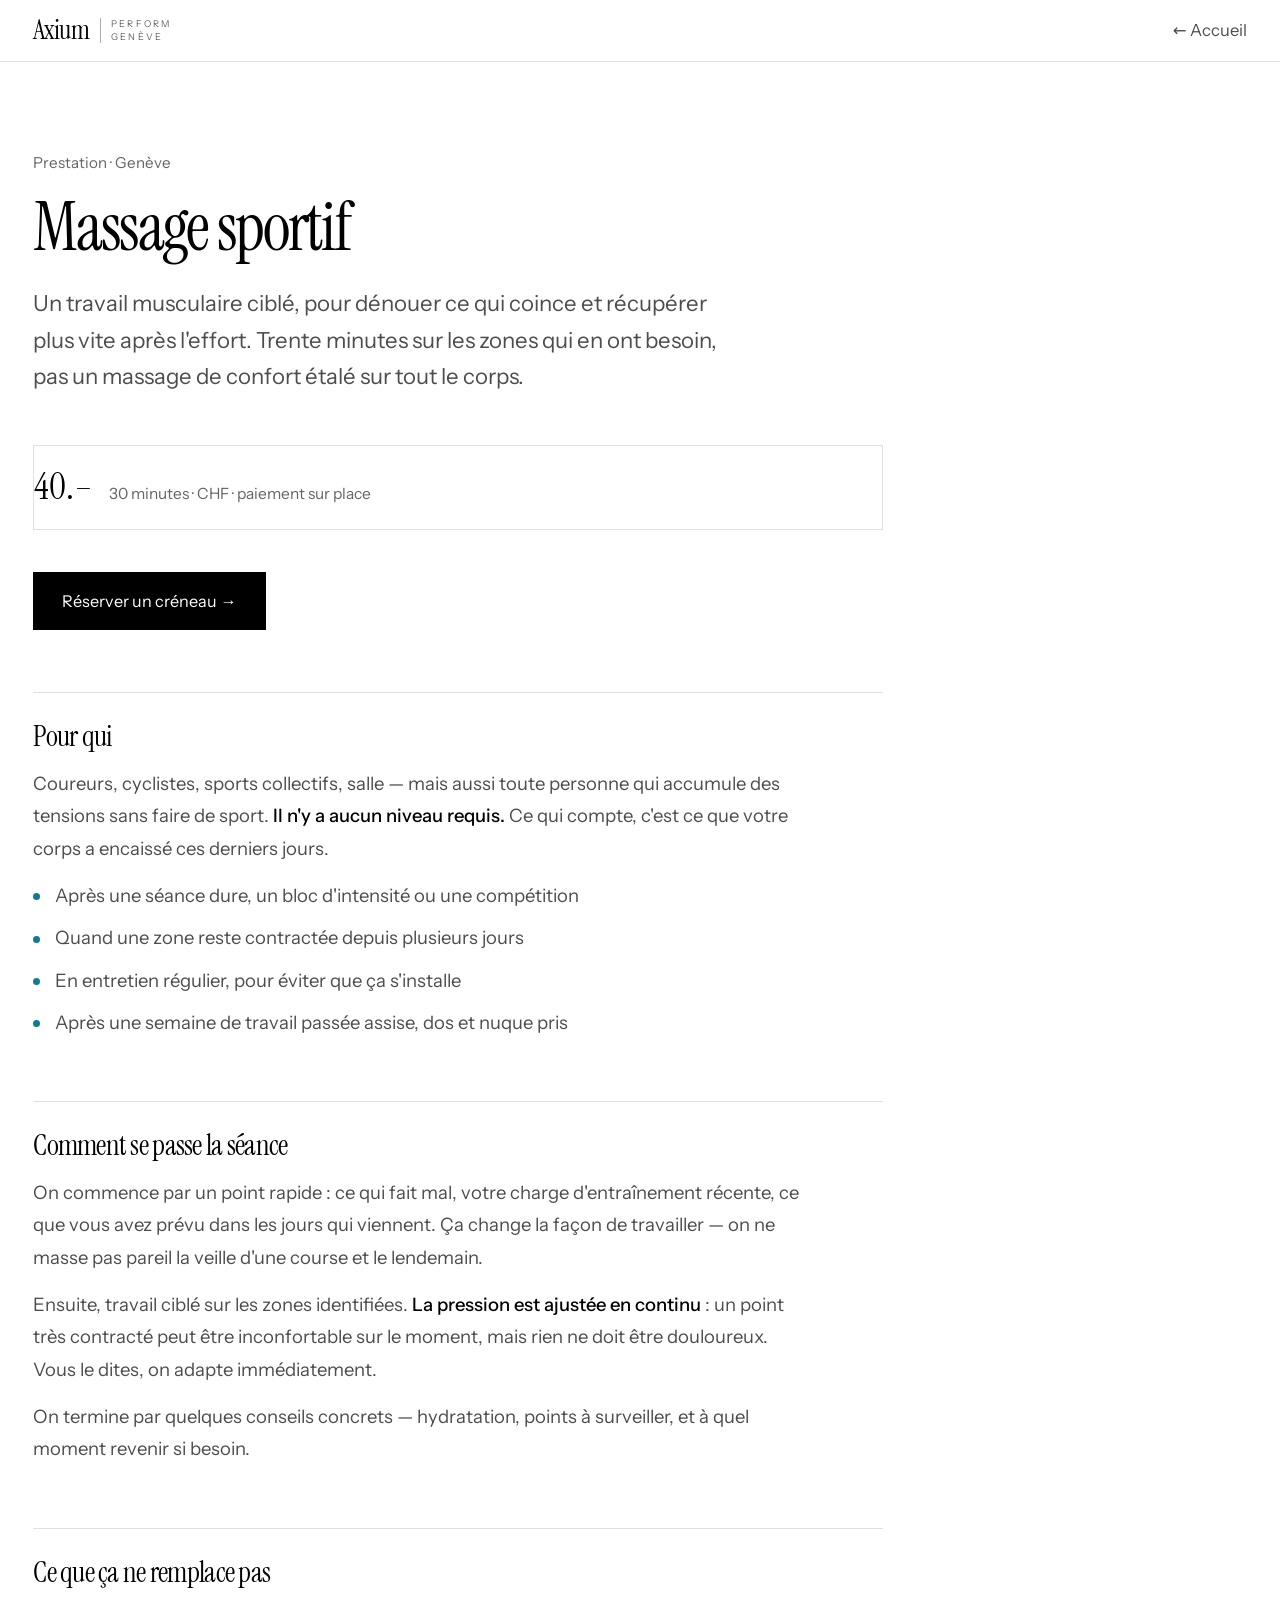
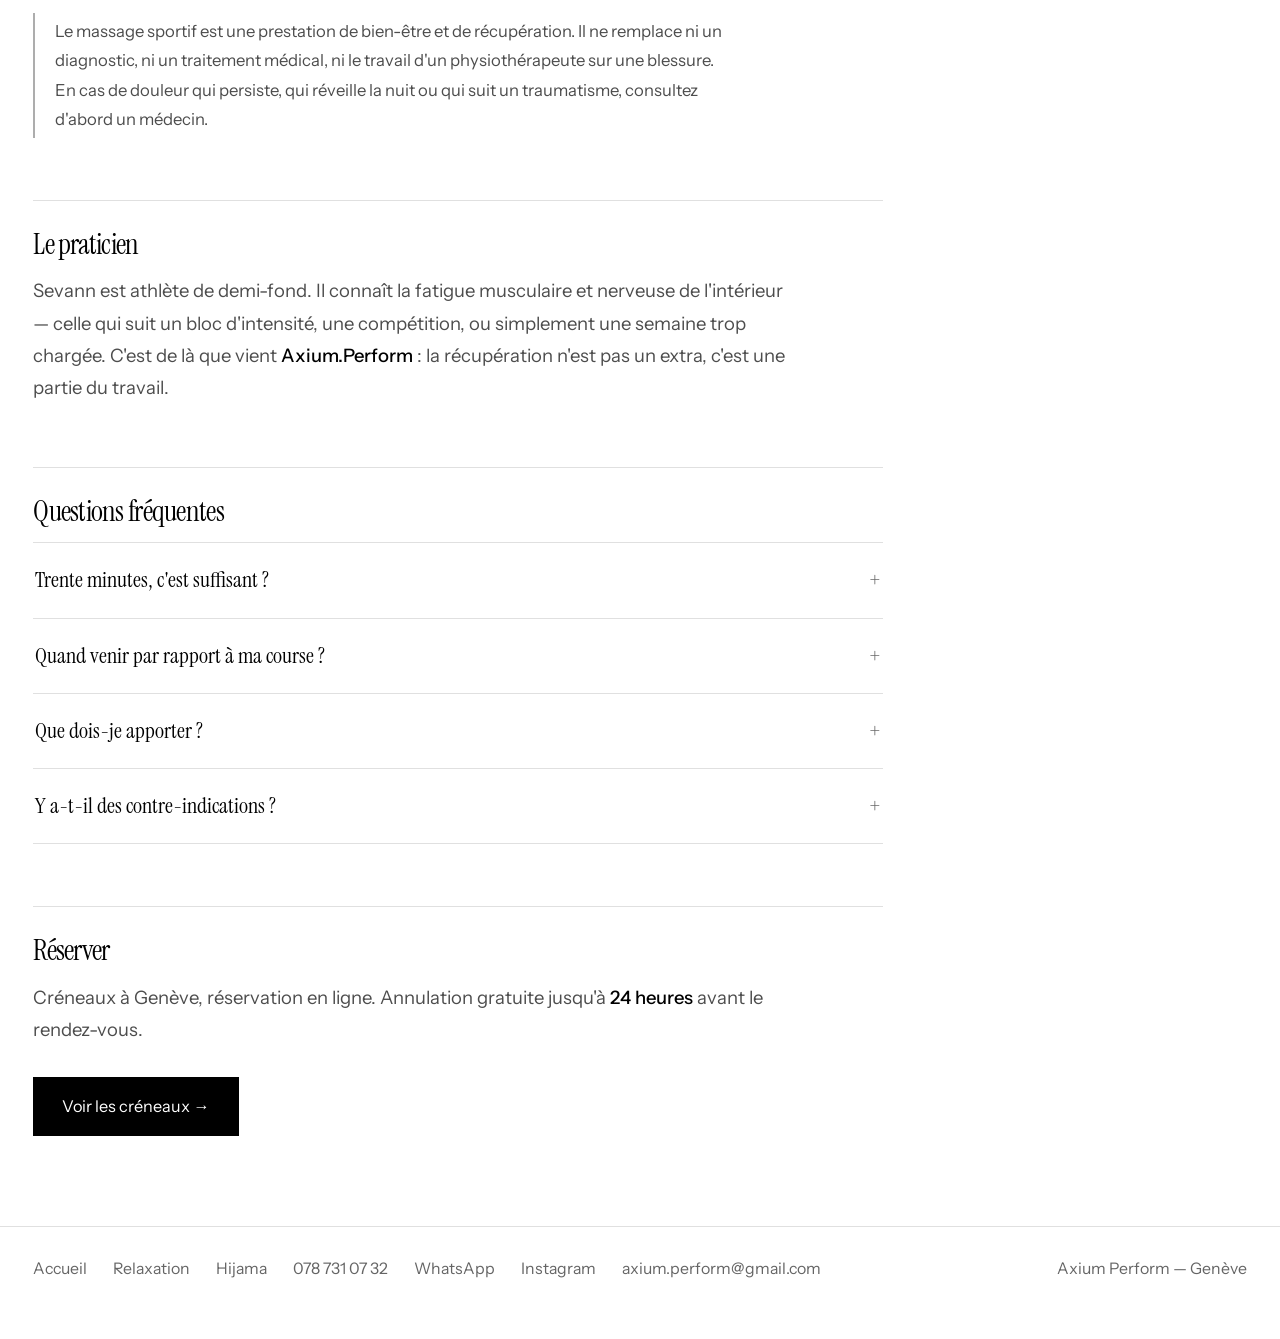
<file: massage-sportif.html>
<!DOCTYPE html>
<html lang="fr">
<head>

<meta charset="UTF-8">
<meta name="viewport" content="width=device-width, initial-scale=1.0, viewport-fit=cover">
<meta name="description" content="Massage sportif à Genève — travail musculaire ciblé pour dénouer les tensions et accélérer la récupération après l'effort. 40.– les 30 minutes, par un praticien athlète de demi-fond.">
<meta name="theme-color" content="#FFFFFF">
<meta name="color-scheme" content="light">

<title>Massage sportif à Genève — Axium.Perform</title>
<link rel="canonical" href="https://axium-perform.github.io/axium-perform/massage-sportif.html">

<meta property="og:type" content="article">
<meta property="og:locale" content="fr_CH">
<meta property="og:site_name" content="Axium.Perform">
<meta property="og:title" content="Massage sportif à Genève — Axium.Perform">
<meta property="og:description" content="Travail musculaire ciblé pour dénouer les tensions et accélérer la récupération après l'effort. 40.– les 30 minutes.">

<link rel="icon" href="data:image/svg+xml,%3Csvg xmlns='http://www.w3.org/2000/svg' width='100' height='100' viewBox='0 0 100 100'%3E%3Crect width='100' height='100' fill='%2314140F'/%3E%3Cpath transform='translate(32.47 78.00) scale(0.07671 -0.07671)' fill='%23FFFFFF' d='M-3 0Q-18 0 -18 10Q-18 20 -4 23L11 26Q31 30 41.0 45.5Q51 61 58 89L213 714Q215 724 219.5 727.0Q224 730 228 730Q233 730 237.5 727.0Q242 724 244 714L402 80Q409 52 418.0 41.0Q427 30 446 26L461 23Q475 20 475 10Q475 0 460 0H289Q275 0 275 11Q275 22 292 23L311 25Q328 27 332.5 36.0Q337 45 332 67L294 222Q288 248 261 248H156Q130 248 123 222L89 88Q74 31 119 25L134 23Q151 20 151 11Q151 0 137 0ZM153 278H263Q279 278 276 295L212 563H207L140 295Q137 278 153 278Z'/%3E%3C/svg%3E">
<link rel="stylesheet" href="fonts/fonts.css">
<link rel="stylesheet" href="page.css">

</head>
<body>

<header class="top">
  <div class="wrap">
    <a class="mark" href="index.html" aria-label="Axium.Perform — accueil"><span class="mark-nom">Axium</span><span class="mark-filet" aria-hidden="true"></span><span class="mark-qualif">Perform<br>Genève</span></a>
    <a class="back" href="index.html">← Accueil</a>
  </div>
</header>

<main class="wrap">

  <p class="kicker">Prestation · Genève</p>
  <h1>Massage sportif</h1>

  <p class="chapo">
    Un travail musculaire ciblé, pour dénouer ce qui coince et récupérer plus vite
    après l'effort. Trente minutes sur les zones qui en ont besoin, pas un massage
    de confort étalé sur tout le corps.
  </p>

  <div class="prix">
    <b>40.–</b>
    <span>30 minutes · CHF · paiement sur place</span>
  </div>

  <a class="cta" href="https://cal.com/axium.perform" target="_blank" rel="noopener">Réserver un créneau →</a>

  <h2>Pour qui</h2>
  <p>
    Coureurs, cyclistes, sports collectifs, salle — mais aussi toute personne qui
    accumule des tensions sans faire de sport. <strong>Il n'y a aucun niveau requis.</strong>
    Ce qui compte, c'est ce que votre corps a encaissé ces derniers jours.
  </p>
  <ul class="points">
    <li>Après une séance dure, un bloc d'intensité ou une compétition</li>
    <li>Quand une zone reste contractée depuis plusieurs jours</li>
    <li>En entretien régulier, pour éviter que ça s'installe</li>
    <li>Après une semaine de travail passée assise, dos et nuque pris</li>
  </ul>

  <h2>Comment se passe la séance</h2>
  <p>
    On commence par un point rapide : ce qui fait mal, votre charge d'entraînement
    récente, ce que vous avez prévu dans les jours qui viennent. Ça change la façon
    de travailler — on ne masse pas pareil la veille d'une course et le lendemain.
  </p>
  <p>
    Ensuite, travail ciblé sur les zones identifiées. <strong>La pression est ajustée
    en continu</strong> : un point très contracté peut être inconfortable sur le moment,
    mais rien ne doit être douloureux. Vous le dites, on adapte immédiatement.
  </p>
  <p>
    On termine par quelques conseils concrets — hydratation, points à surveiller,
    et à quel moment revenir si besoin.
  </p>

  <h2>Ce que ça ne remplace pas</h2>
  <p class="note">
    Le massage sportif est une prestation de bien-être et de récupération. Il ne
    remplace ni un diagnostic, ni un traitement médical, ni le travail d'un
    physiothérapeute sur une blessure. En cas de douleur qui persiste, qui réveille
    la nuit ou qui suit un traumatisme, consultez d'abord un médecin.
  </p>

  <h2>Le praticien</h2>
  <p>
    Sevann est athlète de demi-fond. Il connaît la fatigue musculaire et nerveuse
    de l'intérieur — celle qui suit un bloc d'intensité, une compétition, ou
    simplement une semaine trop chargée. C'est de là que vient
    <strong>Axium.Perform</strong> : la récupération n'est pas un extra, c'est une
    partie du travail.
  </p>

  <h2>Questions fréquentes</h2>

  <details>
    <summary>Trente minutes, c'est suffisant ?</summary>
    <p>Pour deux ou trois zones ciblées, oui — c'est même le bon format après un effort. Si vous cherchez un relâchement du corps entier et du système nerveux, la séance de relaxation d'une heure est plus adaptée.</p>
  </details>

  <details>
    <summary>Quand venir par rapport à ma course ?</summary>
    <p>Après : idéalement dans les 24 à 72 heures. Avant : pas la veille d'une compétition importante si vous n'avez jamais fait de massage — le corps peut réagir de façon imprévue. Prévoyez plutôt trois à quatre jours avant.</p>
  </details>

  <details>
    <summary>Que dois-je apporter ?</summary>
    <p>Une tenue confortable, et de quoi boire. Évitez un repas lourd juste avant.</p>
  </details>

  <details>
    <summary>Y a-t-il des contre-indications ?</summary>
    <p>Oui : blessure récente, traitement anticoagulant, phlébite, grossesse, fièvre ou infection en cours, plaie ouverte sur la zone. La liste complète est sur la page d'accueil, dans le menu, à « Avant de réserver ». En cas de doute, parlez-en à votre médecin.</p>
  </details>

  <h2>Réserver</h2>
  <p>
    Créneaux à Genève, réservation en ligne. Annulation gratuite jusqu'à
    <strong>24 heures</strong> avant le rendez-vous.
  </p>
  <a class="cta" href="https://cal.com/axium.perform" target="_blank" rel="noopener">Voir les créneaux →</a>

</main>

<footer class="bas">
  <div class="wrap">
    <a href="index.html">Accueil</a>
    <a href="relaxation.html">Relaxation</a>
    <a href="hijama.html">Hijama</a>
    <a href="tel:+41787310732">078 731 07 32</a>
    <a href="https://wa.me/41787310732" target="_blank" rel="noopener">WhatsApp</a>
    <a href="https://www.instagram.com/axium.perform" target="_blank" rel="noopener">Instagram</a>
    <a href="mailto:axium.perform@gmail.com">axium.perform@gmail.com</a>
    <span>Axium Perform — Genève</span>
  </div>
</footer>

<script type="application/ld+json">
{
  "@context":"https://schema.org",
  "@type":"Service",
  "name":"Massage sportif",
  "serviceType":"Massage sportif",
  "description":"Travail musculaire ciblé pour dénouer les tensions et accélérer la récupération après l'effort.",
  "areaServed":{"@type":"City","name":"Genève"},
  "provider":{
    "@type":"HealthAndBeautyBusiness",
    "name":"Axium.Perform",
    "telephone":"+41787310732",
    "email":"axium.perform@gmail.com",
    "address":{"@type":"PostalAddress","addressLocality":"Genève","addressCountry":"CH"}
  },
  "offers":{"@type":"Offer","price":"40","priceCurrency":"CHF"}
}
</script>

</body>
</html>
</file>
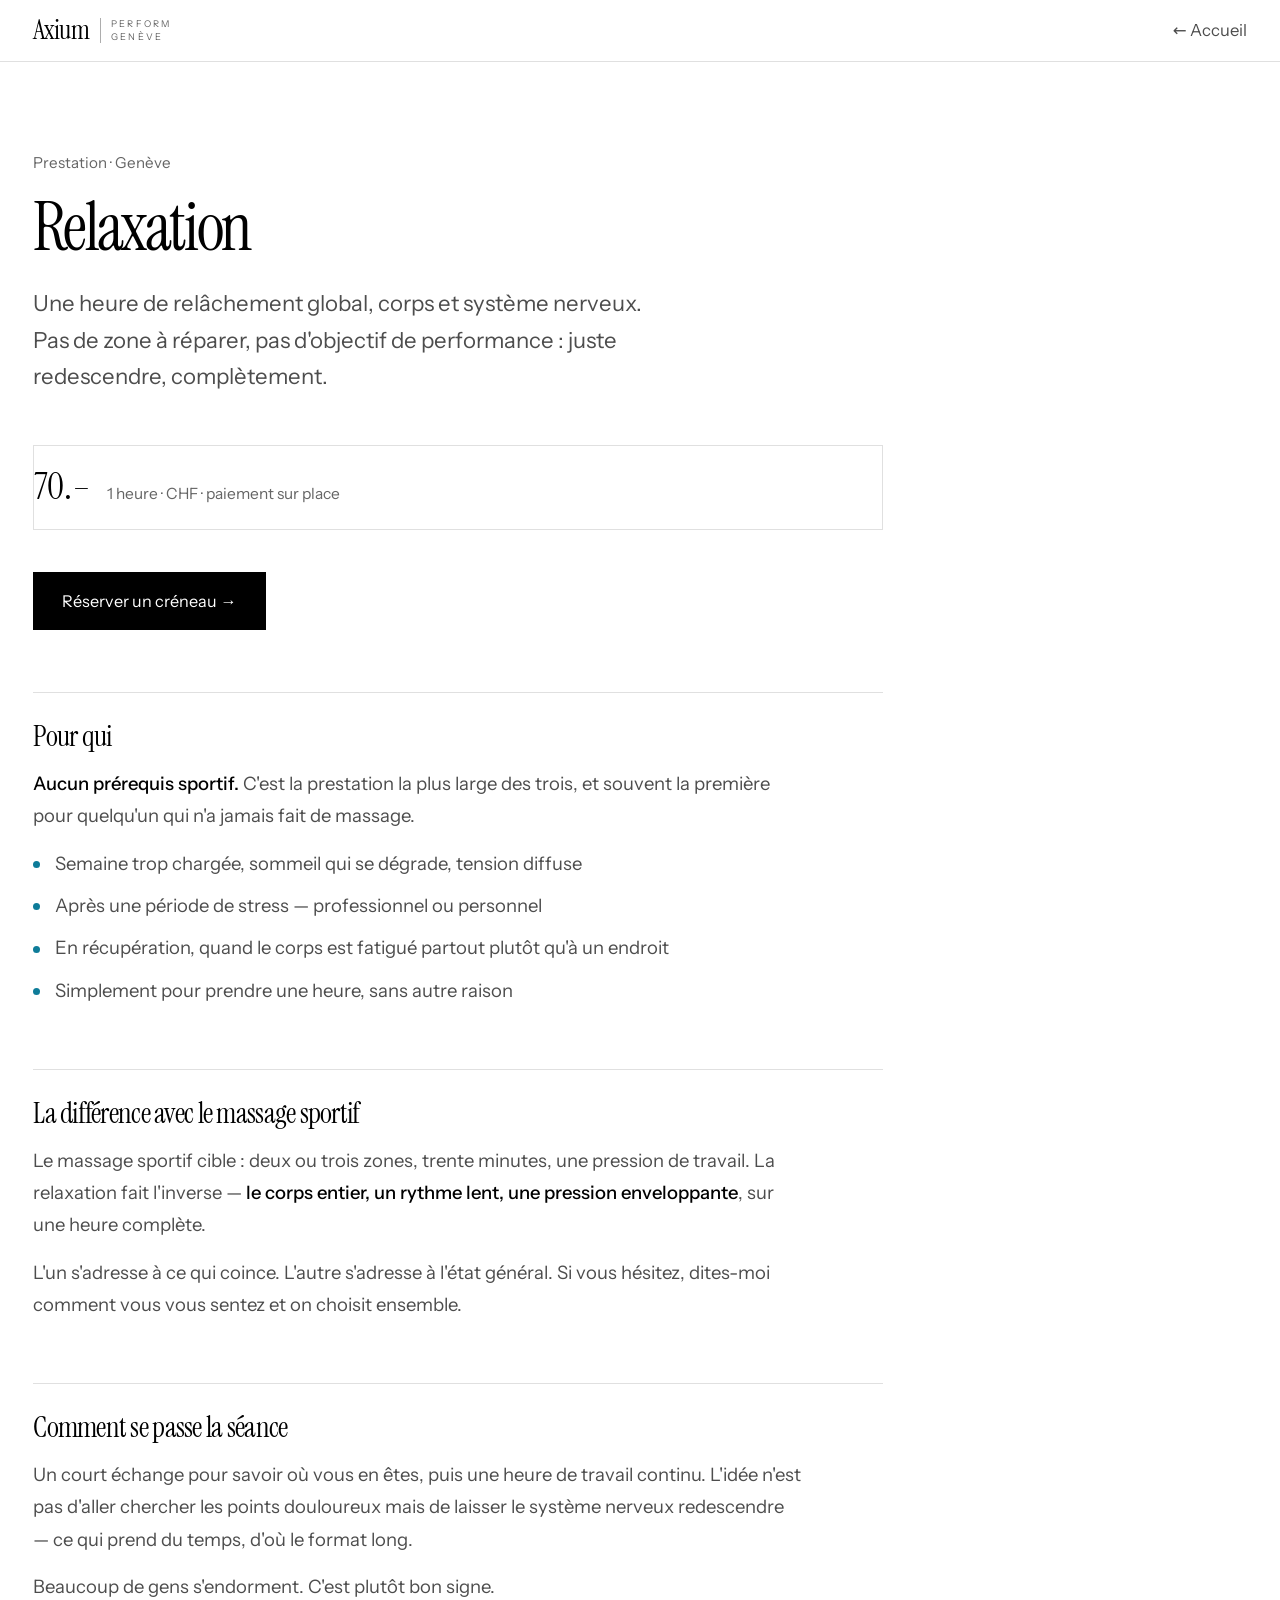
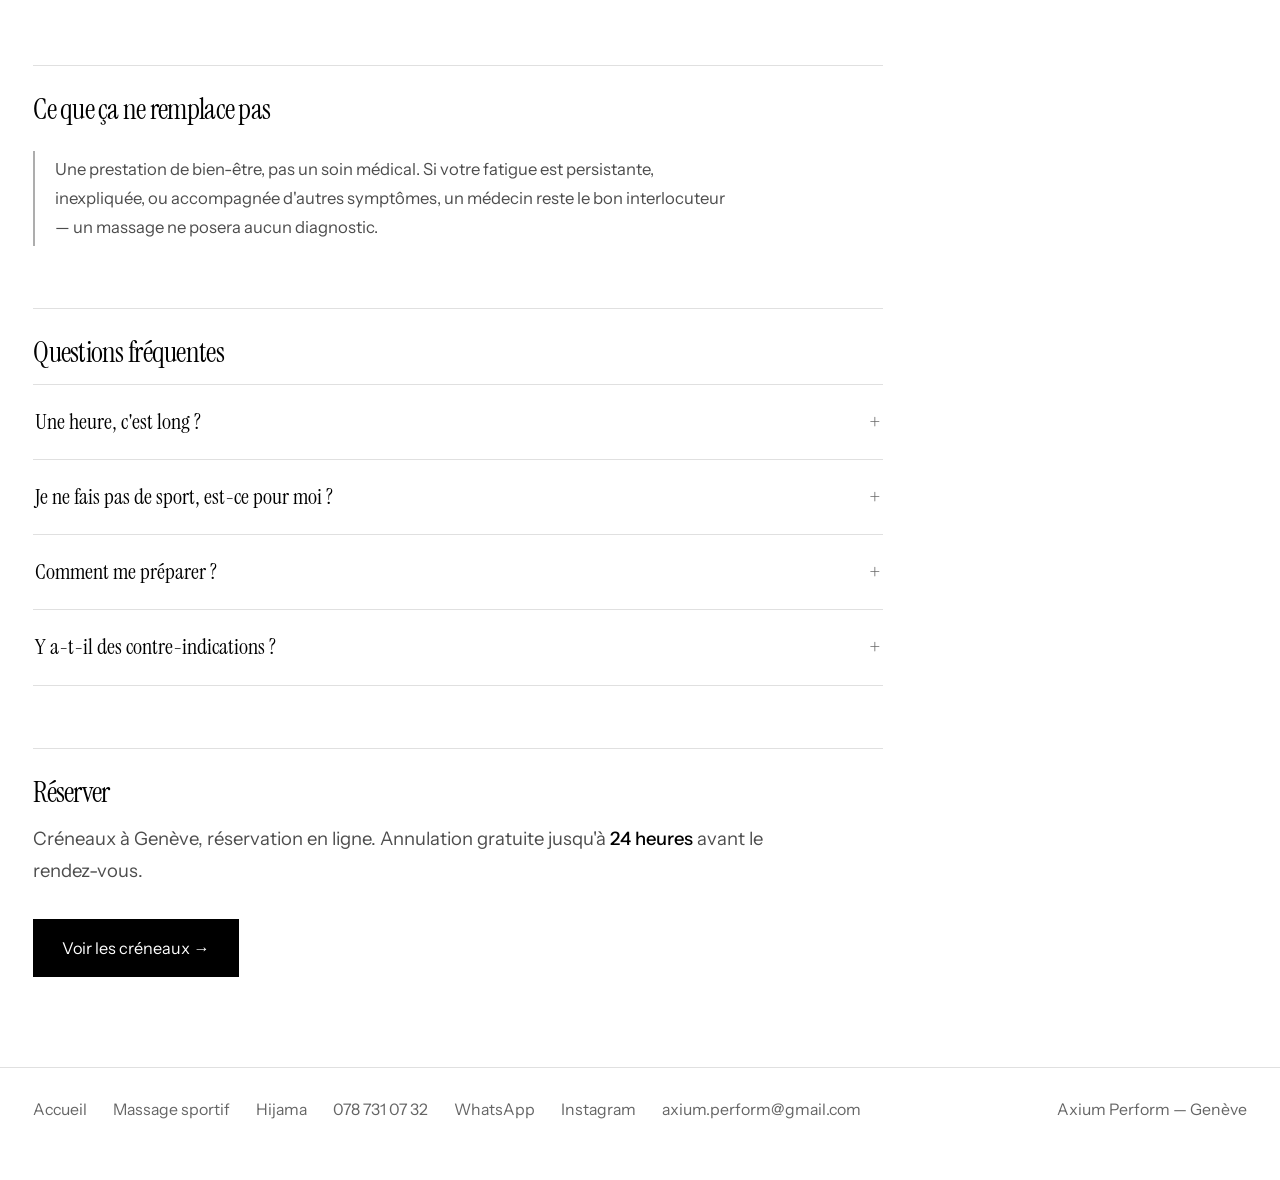
<file: relaxation.html>
<!DOCTYPE html>
<html lang="fr">
<head>

<meta charset="UTF-8">
<meta name="viewport" content="width=device-width, initial-scale=1.0, viewport-fit=cover">
<meta name="description" content="Massage relaxation à Genève — relâchement global du corps et du système nerveux, une heure pour souffler et récupérer en profondeur. 70.– l'heure.">
<meta name="theme-color" content="#FFFFFF">
<meta name="color-scheme" content="light">

<title>Massage relaxation à Genève — Axium.Perform</title>
<link rel="canonical" href="https://axium-perform.github.io/axium-perform/relaxation.html">

<meta property="og:type" content="article">
<meta property="og:locale" content="fr_CH">
<meta property="og:site_name" content="Axium.Perform">
<meta property="og:title" content="Massage relaxation à Genève — Axium.Perform">
<meta property="og:description" content="Relâchement global du corps et du système nerveux. Une heure pour souffler et récupérer en profondeur.">

<link rel="icon" href="data:image/svg+xml,%3Csvg xmlns='http://www.w3.org/2000/svg' width='100' height='100' viewBox='0 0 100 100'%3E%3Crect width='100' height='100' fill='%2314140F'/%3E%3Cpath transform='translate(32.47 78.00) scale(0.07671 -0.07671)' fill='%23FFFFFF' d='M-3 0Q-18 0 -18 10Q-18 20 -4 23L11 26Q31 30 41.0 45.5Q51 61 58 89L213 714Q215 724 219.5 727.0Q224 730 228 730Q233 730 237.5 727.0Q242 724 244 714L402 80Q409 52 418.0 41.0Q427 30 446 26L461 23Q475 20 475 10Q475 0 460 0H289Q275 0 275 11Q275 22 292 23L311 25Q328 27 332.5 36.0Q337 45 332 67L294 222Q288 248 261 248H156Q130 248 123 222L89 88Q74 31 119 25L134 23Q151 20 151 11Q151 0 137 0ZM153 278H263Q279 278 276 295L212 563H207L140 295Q137 278 153 278Z'/%3E%3C/svg%3E">
<link rel="stylesheet" href="fonts/fonts.css">
<link rel="stylesheet" href="page.css">


</head>
<body>

<header class="top">
  <div class="wrap">
    <a class="mark" href="index.html" aria-label="Axium.Perform — accueil"><span class="mark-nom">Axium</span><span class="mark-filet" aria-hidden="true"></span><span class="mark-qualif">Perform<br>Genève</span></a>
    <a class="back" href="index.html">← Accueil</a>
  </div>
</header>

<main class="wrap">

  <p class="kicker">Prestation · Genève</p>
  <h1>Relaxation</h1>

  <p class="chapo">
    Une heure de relâchement global, corps et système nerveux. Pas de zone à
    réparer, pas d'objectif de performance : juste redescendre, complètement.
  </p>

  <div class="prix">
    <b>70.–</b>
    <span>1 heure · CHF · paiement sur place</span>
  </div>

  <a class="cta" href="https://cal.com/axium.perform" target="_blank" rel="noopener">Réserver un créneau →</a>

  <h2>Pour qui</h2>
  <p>
    <strong>Aucun prérequis sportif.</strong> C'est la prestation la plus large des
    trois, et souvent la première pour quelqu'un qui n'a jamais fait de massage.
  </p>
  <ul class="points">
    <li>Semaine trop chargée, sommeil qui se dégrade, tension diffuse</li>
    <li>Après une période de stress — professionnel ou personnel</li>
    <li>En récupération, quand le corps est fatigué partout plutôt qu'à un endroit</li>
    <li>Simplement pour prendre une heure, sans autre raison</li>
  </ul>

  <h2>La différence avec le massage sportif</h2>
  <p>
    Le massage sportif cible : deux ou trois zones, trente minutes, une pression
    de travail. La relaxation fait l'inverse — <strong>le corps entier, un rythme
    lent, une pression enveloppante</strong>, sur une heure complète.
  </p>
  <p>
    L'un s'adresse à ce qui coince. L'autre s'adresse à l'état général. Si vous
    hésitez, dites-moi comment vous vous sentez et on choisit ensemble.
  </p>

  <h2>Comment se passe la séance</h2>
  <p>
    Un court échange pour savoir où vous en êtes, puis une heure de travail continu.
    L'idée n'est pas d'aller chercher les points douloureux mais de laisser le
    système nerveux redescendre — ce qui prend du temps, d'où le format long.
  </p>
  <p>
    Beaucoup de gens s'endorment. C'est plutôt bon signe.
  </p>

  <h2>Ce que ça ne remplace pas</h2>
  <p class="note">
    Une prestation de bien-être, pas un soin médical. Si votre fatigue est
    persistante, inexpliquée, ou accompagnée d'autres symptômes, un médecin reste
    le bon interlocuteur — un massage ne posera aucun diagnostic.
  </p>

  <h2>Questions fréquentes</h2>

  <details>
    <summary>Une heure, c'est long ?</summary>
    <p>C'est le format qui permet au corps de vraiment relâcher. Sur trente minutes, on obtient de la détente ; sur une heure, on obtient un changement d'état. Les deux sont valables, mais ce n'est pas la même chose.</p>
  </details>

  <details>
    <summary>Je ne fais pas de sport, est-ce pour moi ?</summary>
    <p>Oui, sans réserve. C'est même la prestation la plus adaptée si vous ne venez pas pour une raison sportive.</p>
  </details>

  <details>
    <summary>Comment me préparer ?</summary>
    <p>Tenue confortable, pas de repas lourd juste avant, et prévoyez de ne rien avoir d'urgent dans l'heure qui suit — repartir en courant annule une partie du bénéfice.</p>
  </details>

  <details>
    <summary>Y a-t-il des contre-indications ?</summary>
    <p>Les mêmes que pour un massage : blessure récente, traitement anticoagulant, phlébite, grossesse, fièvre ou infection en cours. La liste complète est sur la page d'accueil, dans le menu, à « Avant de réserver ».</p>
  </details>

  <h2>Réserver</h2>
  <p>
    Créneaux à Genève, réservation en ligne. Annulation gratuite jusqu'à
    <strong>24 heures</strong> avant le rendez-vous.
  </p>
  <a class="cta" href="https://cal.com/axium.perform" target="_blank" rel="noopener">Voir les créneaux →</a>

</main>

<footer class="bas">
  <div class="wrap">
    <a href="index.html">Accueil</a>
    <a href="massage-sportif.html">Massage sportif</a>
    <a href="hijama.html">Hijama</a>
    <a href="tel:+41787310732">078 731 07 32</a>
    <a href="https://wa.me/41787310732" target="_blank" rel="noopener">WhatsApp</a>
    <a href="https://www.instagram.com/axium.perform" target="_blank" rel="noopener">Instagram</a>
    <a href="mailto:axium.perform@gmail.com">axium.perform@gmail.com</a>
    <span>Axium Perform — Genève</span>
  </div>
</footer>

<script type="application/ld+json">
{
  "@context":"https://schema.org",
  "@type":"Service",
  "name":"Massage relaxation",
  "serviceType":"Massage de relaxation",
  "description":"Relâchement global du corps et du système nerveux, sur une heure.",
  "areaServed":{"@type":"City","name":"Genève"},
  "provider":{
    "@type":"HealthAndBeautyBusiness",
    "name":"Axium.Perform",
    "telephone":"+41787310732",
    "email":"axium.perform@gmail.com",
    "address":{"@type":"PostalAddress","addressLocality":"Genève","addressCountry":"CH"}
  },
  "offers":{"@type":"Offer","price":"70","priceCurrency":"CHF"}
}
</script>

</body>
</html>
</file>
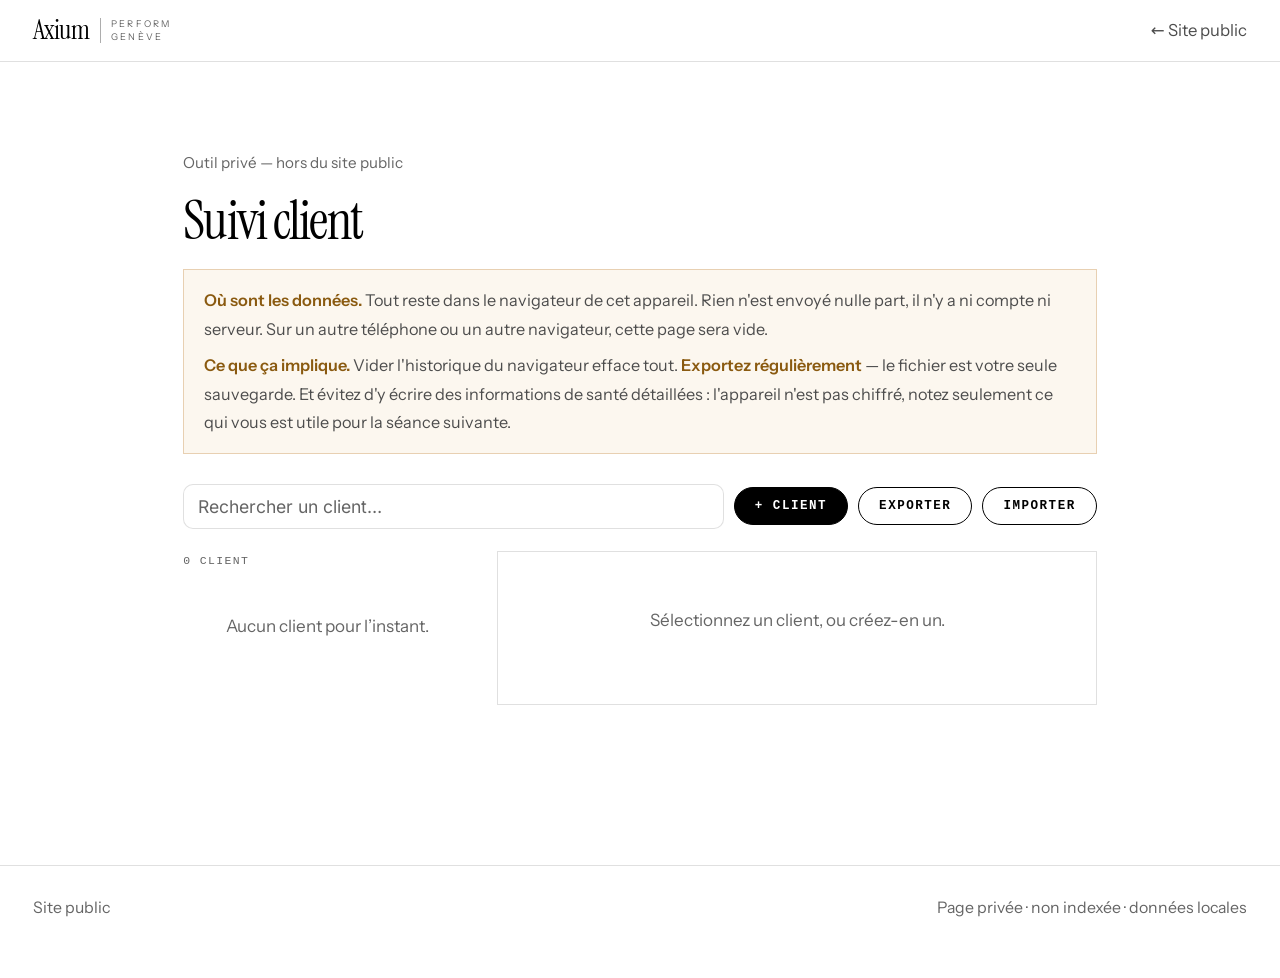
<file: suivi.html>
<!DOCTYPE html>
<html lang="fr">
<head>

<meta charset="UTF-8">
<meta name="viewport" content="width=device-width, initial-scale=1.0, viewport-fit=cover">
<meta name="robots" content="noindex, nofollow">
<meta name="theme-color" content="#FFFFFF">
<meta name="color-scheme" content="light">

<title>Suivi client — Axium.Perform</title>

<link rel="icon" href="data:image/svg+xml,%3Csvg xmlns='http://www.w3.org/2000/svg' width='100' height='100' viewBox='0 0 100 100'%3E%3Crect width='100' height='100' fill='%2314140F'/%3E%3Cpath transform='translate(32.47 78.00) scale(0.07671 -0.07671)' fill='%23FFFFFF' d='M-3 0Q-18 0 -18 10Q-18 20 -4 23L11 26Q31 30 41.0 45.5Q51 61 58 89L213 714Q215 724 219.5 727.0Q224 730 228 730Q233 730 237.5 727.0Q242 724 244 714L402 80Q409 52 418.0 41.0Q427 30 446 26L461 23Q475 20 475 10Q475 0 460 0H289Q275 0 275 11Q275 22 292 23L311 25Q328 27 332.5 36.0Q337 45 332 67L294 222Q288 248 261 248H156Q130 248 123 222L89 88Q74 31 119 25L134 23Q151 20 151 11Q151 0 137 0ZM153 278H263Q279 278 276 295L212 563H207L140 295Q137 278 153 278Z'/%3E%3C/svg%3E">
<link rel="stylesheet" href="fonts/fonts.css">
<link rel="stylesheet" href="page.css">

<style>
/* ═══════════════════════════════════════════════════════════════════
   SUIVI CLIENT — outil privé
   ───────────────────────────────────────────────────────────────────
   Tout est stocké dans le navigateur de l'appareil qui ouvre la page.
   Aucun serveur, aucun envoi, aucun compte. C'est un carnet, pas une
   application : simple, mais ça implique deux choses à savoir, dites
   franchement à l'écran plutôt que cachées dans une doc.
   ═══════════════════════════════════════════════════════════════════ */

.outil{ max-width:980px; margin-inline:auto; padding:0 var(--gouttiere) 70px; }

.avert{
  border-radius:var(--rayon);
  border:1px solid rgba(180,110,20,0.28);
  background:rgba(214,145,40,0.07);
  padding:16px 20px;
  margin-bottom:30px;
}
.avert p{ color:var(--gris); font-size:.88rem; margin:0 0 8px; max-width:none; }
.avert p:last-child{ margin:0; }
.avert strong{ color:#8A5A10; font-weight:600; }

.barre{
  display:flex; flex-wrap:wrap; gap:10px;
  align-items:center;
  margin-bottom:22px;
}

input, textarea, select{
  border-radius:10px;
  font-family:'Inter',system-ui,sans-serif;
  font-size:.95rem;
  background:#FFFFFF;
  color:var(--encre);
  border:1px solid var(--ligne);
  padding:11px 14px;
  width:100%;
}
input::placeholder, textarea::placeholder{ color:var(--gris-faible); }
input:focus, textarea:focus, select:focus{ outline:2px solid var(--accent); outline-offset:1px; }
textarea{ resize:vertical; min-height:74px; line-height:1.6; }
select option{ background:#fff; }

.btn{
  font-family:'Space Mono',monospace;
  font-weight:700; font-size:.68rem;
  letter-spacing:.12em; text-transform:uppercase;
  background:var(--encre); color:var(--fond);
  border:1px solid var(--encre);
  padding:11px 20px;
  border-radius:100px;
  cursor:pointer;
  white-space:nowrap;
  transition:background .3s var(--ease), color .3s var(--ease);
}
.btn:hover{ background:transparent; color:var(--encre); }
.btn--ghost{ background:transparent; color:var(--encre); }
.btn--ghost:hover{ background:var(--encre); color:var(--fond); }
.btn--danger{ background:transparent; color:#B03A30; border-color:rgba(176,58,48,.4); }
.btn--danger:hover{ background:#B03A30; color:#fff; border-color:#B03A30; }

.recherche{ flex:1; min-width:190px; }

.grille{ display:grid; gap:26px; }
@media (min-width:860px){ .grille{ grid-template-columns:288px 1fr; align-items:start; } }

.liste{ display:grid; gap:2px; }
.liste button{
  display:block; width:100%; text-align:left;
  background:var(--surface);
  border:1px solid transparent;
  border-left:2px solid transparent;
  color:var(--encre);
  padding:13px 15px;
  cursor:pointer;
  font-family:'Inter',sans-serif; font-size:.94rem;
  transition:background .25s var(--ease), border-color .25s var(--ease);
}
.liste button:hover{ background:var(--papier-2,#EDEFF1); }
.liste button[aria-current="true"]{ border-left-color:var(--accent); background:rgba(14,124,153,0.08); }
.liste small{
  display:block;
  font-family:'Space Mono',monospace;
  font-size:.6rem; letter-spacing:.08em;
  color:var(--gris-faible);
  margin-top:3px;
}

.fiche{ border:1px solid var(--ligne); border-radius:var(--rayon); padding:clamp(18px,3vw,28px); min-width:0; }
.fiche h2{ margin-top:0; border-top:0; padding-top:0; }

.champ{ display:grid; gap:6px; margin-bottom:13px; }
.champ label{
  font-family:'Space Mono',monospace;
  font-size:.6rem; letter-spacing:.16em; text-transform:uppercase;
  color:var(--gris-faible);
}
.duo{ display:grid; gap:13px; }
@media (min-width:560px){ .duo{ grid-template-columns:1fr 1fr; } }

.seance{
  border-top:1px solid var(--ligne);
  padding:15px 0;
}
.seance:first-of-type{ border-top:0; }
.seance-tete{
  display:flex; flex-wrap:wrap; gap:8px 14px;
  align-items:baseline; justify-content:space-between;
  margin-bottom:6px;
}
.seance-date{
  font-family:'Space Mono',monospace;
  font-size:.7rem; letter-spacing:.08em;
  color:var(--accent);
  font-variant-numeric:tabular-nums;
}
.seance-type{
  font-family:'Space Mono',monospace;
  font-size:.6rem; letter-spacing:.14em; text-transform:uppercase;
  color:var(--gris-faible);
  border:1px solid var(--ligne);
  padding:3px 9px;
}
.seance p{ font-size:.92rem; margin:0 0 4px; white-space:pre-wrap; }
.seance .zones{ color:var(--encre); font-weight:500; }

.vide{
  color:var(--gris-faible);
  font-size:.92rem;
  padding:26px 0;
  text-align:center;
}

.compteur{
  font-family:'Space Mono',monospace;
  font-size:.62rem; letter-spacing:.12em; text-transform:uppercase;
  color:var(--gris-faible);
  font-variant-numeric:tabular-nums;
}
</style>

</head>
<body>

<header class="top">
  <div class="wrap">
    <a class="mark" href="index.html" aria-label="Axium.Perform — accueil"><span class="mark-nom">Axium</span><span class="mark-filet" aria-hidden="true"></span><span class="mark-qualif">Perform<br>Genève</span></a>
    <a class="back" href="index.html">← Site public</a>
  </div>
</header>

<main class="outil">

  <p class="kicker">Outil privé — hors du site public</p>
  <h1 style="font-size:clamp(1.9rem,6vw,2.9rem);margin-bottom:20px">Suivi client</h1>

  <div class="avert">
    <p><strong>Où sont les données.</strong> Tout reste dans le navigateur de cet appareil. Rien n'est envoyé nulle part, il n'y a ni compte ni serveur. Sur un autre téléphone ou un autre navigateur, cette page sera vide.</p>
    <p><strong>Ce que ça implique.</strong> Vider l'historique du navigateur efface tout. <strong>Exportez régulièrement</strong> — le fichier est votre seule sauvegarde. Et évitez d'y écrire des informations de santé détaillées : l'appareil n'est pas chiffré, notez seulement ce qui vous est utile pour la séance suivante.</p>
  </div>

  <div class="barre">
    <input class="recherche" id="q" type="search" placeholder="Rechercher un client…" aria-label="Rechercher un client">
    <button class="btn" id="addClient">+ Client</button>
    <button class="btn btn--ghost" id="exportBtn">Exporter</button>
    <button class="btn btn--ghost" id="importBtn">Importer</button>
    <input type="file" id="importFile" accept="application/json" hidden>
  </div>

  <div class="grille">

    <div>
      <p class="compteur" id="compteur">0 client</p>
      <div class="liste" id="liste"></div>
    </div>

    <div class="fiche" id="fiche">
      <p class="vide">Sélectionnez un client, ou créez-en un.</p>
    </div>

  </div>

</main>

<footer class="bas">
  <div class="wrap">
    <a href="index.html">Site public</a>
    <span>Page privée · non indexée · données locales</span>
  </div>
</footer>

<script>
(function(){
'use strict';

const CLE = 'axium-suivi-v1';
const $ = (id) => document.getElementById(id);

let data = { clients: [] };
let selection = null;

/* ─── Stockage ─── */
function charger(){
  try{
    const brut = localStorage.getItem(CLE);
    if(brut) data = JSON.parse(brut);
  }catch(e){
    /* Stockage indisponible (navigation privée, réglage strict) : on
       continue en mémoire plutôt que de planter la page. */
    alerter("Stockage inaccessible — les modifications ne seront pas conservées.");
  }
  if(!Array.isArray(data.clients)) data.clients = [];
}

function sauver(){
  try{
    localStorage.setItem(CLE, JSON.stringify(data));
  }catch(e){
    alerter("Impossible d'enregistrer. Exportez vos données pour ne rien perdre.");
  }
}

function alerter(msg){
  const a = document.querySelector('.avert');
  if(!a || a.dataset.alerte) return;
  a.dataset.alerte = '1';
  const p = document.createElement('p');
  p.innerHTML = '<strong>Attention.</strong> ' + msg;
  a.appendChild(p);
}

const uid = () => Date.now().toString(36) + Math.random().toString(36).slice(2, 7);

const dateFr = (iso) => {
  if(!iso) return '';
  const [a,m,j] = iso.split('-');
  return `${j}.${m}.${a}`;
};

/* ─── Liste ─── */
function rendreListe(){
  const filtre = $('q').value.trim().toLowerCase();
  const liste = $('liste');
  liste.textContent = '';

  const vus = data.clients
    .filter(c => !filtre || c.nom.toLowerCase().includes(filtre))
    .sort((a,b) => (derniere(b) || '').localeCompare(derniere(a) || '') || a.nom.localeCompare(b.nom));

  $('compteur').textContent = data.clients.length + (data.clients.length > 1 ? ' clients' : ' client');

  if(!vus.length){
    const p = document.createElement('p');
    p.className = 'vide';
    p.textContent = data.clients.length ? 'Aucun résultat.' : 'Aucun client pour l’instant.';
    liste.appendChild(p);
    return;
  }

  vus.forEach(c => {
    const b = document.createElement('button');
    b.type = 'button';
    b.setAttribute('aria-current', c.id === selection ? 'true' : 'false');
    b.textContent = c.nom;
    const s = document.createElement('small');
    const d = derniere(c);
    s.textContent = (c.seances.length || 0) + ' séance' + (c.seances.length > 1 ? 's' : '') +
                    (d ? ' · dernière ' + dateFr(d) : '');
    b.appendChild(s);
    b.addEventListener('click', () => { selection = c.id; rendre(); });
    liste.appendChild(b);
  });
}

const derniere = (c) => (c.seances || []).map(s => s.date).sort().pop() || '';

/* ─── Fiche ─── */
function rendreFiche(){
  const f = $('fiche');
  f.textContent = '';
  const c = data.clients.find(x => x.id === selection);

  if(!c){
    const p = document.createElement('p');
    p.className = 'vide';
    p.textContent = 'Sélectionnez un client, ou créez-en un.';
    f.appendChild(p);
    return;
  }

  const h = document.createElement('h2');
  h.textContent = c.nom;
  f.appendChild(h);

  /* Formulaire de nouvelle séance */
  const form = document.createElement('form');
  form.innerHTML =
    '<div class="duo">' +
      '<div class="champ"><label for="d">Date</label><input id="d" type="date" required></div>' +
      '<div class="champ"><label for="t">Prestation</label><select id="t">' +
        '<option>Massage sportif</option><option>Relaxation</option><option>Hijama</option><option>Massage + hijama</option>' +
      '</select></div>' +
    '</div>' +
    '<div class="champ"><label for="z">Zones travaillées</label><input id="z" type="text" placeholder="Ischios droits, trapèzes…"></div>' +
    '<div class="champ"><label for="n">Notes pour la prochaine fois</label><textarea id="n" placeholder="Pression supportée, ce qui a marché, à surveiller…"></textarea></div>';

  const envoyer = document.createElement('button');
  envoyer.type = 'submit';
  envoyer.className = 'btn';
  envoyer.textContent = 'Enregistrer la séance';
  form.appendChild(envoyer);

  form.addEventListener('submit', (e) => {
    e.preventDefault();
    c.seances.push({
      id: uid(),
      date: form.querySelector('#d').value,
      type: form.querySelector('#t').value,
      zones: form.querySelector('#z').value.trim(),
      notes: form.querySelector('#n').value.trim()
    });
    sauver();
    rendre();
  });

  f.appendChild(form);
  form.querySelector('#d').value = new Date().toISOString().slice(0, 10);

  /* Historique */
  const h3 = document.createElement('h2');
  h3.textContent = 'Historique';
  f.appendChild(h3);

  const seances = (c.seances || []).slice().sort((a,b) => b.date.localeCompare(a.date));

  if(!seances.length){
    const p = document.createElement('p');
    p.className = 'vide';
    p.textContent = 'Aucune séance enregistrée.';
    f.appendChild(p);
  }

  seances.forEach(s => {
    const d = document.createElement('div');
    d.className = 'seance';

    const tete = document.createElement('div');
    tete.className = 'seance-tete';
    const dd = document.createElement('span');
    dd.className = 'seance-date'; dd.textContent = dateFr(s.date);
    const tt = document.createElement('span');
    tt.className = 'seance-type'; tt.textContent = s.type;
    tete.append(dd, tt);
    d.appendChild(tete);

    if(s.zones){
      const p = document.createElement('p');
      p.className = 'zones'; p.textContent = s.zones;
      d.appendChild(p);
    }
    if(s.notes){
      const p = document.createElement('p');
      p.textContent = s.notes;
      d.appendChild(p);
    }

    const sup = document.createElement('button');
    sup.type = 'button';
    sup.className = 'btn btn--danger';
    sup.style.marginTop = '8px';
    sup.textContent = 'Supprimer';
    sup.addEventListener('click', () => {
      if(!confirm('Supprimer la séance du ' + dateFr(s.date) + ' ?')) return;
      c.seances = c.seances.filter(x => x.id !== s.id);
      sauver(); rendre();
    });
    d.appendChild(sup);

    f.appendChild(d);
  });

  /* Actions client */
  const bas = document.createElement('div');
  bas.className = 'barre';
  bas.style.marginTop = '26px';

  const ren = document.createElement('button');
  ren.type = 'button'; ren.className = 'btn btn--ghost'; ren.textContent = 'Renommer';
  ren.addEventListener('click', () => {
    const n = prompt('Nom du client', c.nom);
    if(n && n.trim()){ c.nom = n.trim(); sauver(); rendre(); }
  });

  const sup = document.createElement('button');
  sup.type = 'button'; sup.className = 'btn btn--danger';
  sup.textContent = 'Supprimer le client';
  sup.addEventListener('click', () => {
    if(!confirm('Supprimer ' + c.nom + ' et ses ' + c.seances.length + ' séance(s) ? C’est définitif.')) return;
    data.clients = data.clients.filter(x => x.id !== c.id);
    selection = null; sauver(); rendre();
  });

  bas.append(ren, sup);
  f.appendChild(bas);
}

function rendre(){ rendreListe(); rendreFiche(); }

/* ─── Actions globales ─── */
$('addClient').addEventListener('click', () => {
  const n = prompt('Nom du client');
  if(!n || !n.trim()) return;
  const c = { id: uid(), nom: n.trim(), seances: [] };
  data.clients.push(c);
  selection = c.id;
  sauver(); rendre();
});

$('q').addEventListener('input', rendreListe);

$('exportBtn').addEventListener('click', () => {
  const blob = new Blob([JSON.stringify(data, null, 2)], { type:'application/json' });
  const a = document.createElement('a');
  a.href = URL.createObjectURL(blob);
  a.download = 'axium-suivi-' + new Date().toISOString().slice(0,10) + '.json';
  a.click();
  URL.revokeObjectURL(a.href);
});

$('importBtn').addEventListener('click', () => $('importFile').click());

$('importFile').addEventListener('change', (e) => {
  const f = e.target.files[0];
  if(!f) return;
  const r = new FileReader();
  r.onload = () => {
    try{
      const nouveau = JSON.parse(r.result);
      if(!nouveau || !Array.isArray(nouveau.clients)) throw new Error('format');
      if(!confirm('Remplacer les ' + data.clients.length + ' client(s) actuels par les ' + nouveau.clients.length + ' du fichier ?')) return;
      data = nouveau;
      selection = null;
      sauver(); rendre();
    }catch(err){
      alert("Fichier illisible. Attendu : un export réalisé depuis cette page.");
    }
  };
  r.readAsText(f);
  e.target.value = '';
});

charger();
rendre();

})();
</script>

</body>
</html>
</file>
<file: fonts/fonts.css>
@font-face {
  font-family: 'Instrument Sans';
  font-style: normal;
  font-weight: 400;
  font-stretch: 100%;
  font-display: swap;
  src: url(InstrumentSans-latin-ext.woff2) format('woff2');
  unicode-range: U+0100-02BA, U+02BD-02C5, U+02C7-02CC, U+02CE-02D7, U+02DD-02FF, U+0304, U+0308, U+0329, U+1D00-1DBF, U+1E00-1E9F, U+1EF2-1EFF, U+2020, U+20A0-20AB, U+20AD-20C0, U+2113, U+2C60-2C7F, U+A720-A7FF;
}
@font-face {
  font-family: 'Instrument Sans';
  font-style: normal;
  font-weight: 400;
  font-stretch: 100%;
  font-display: swap;
  src: url(InstrumentSans-latin.woff2) format('woff2');
  unicode-range: U+0000-00FF, U+0131, U+0152-0153, U+02BB-02BC, U+02C6, U+02DA, U+02DC, U+0304, U+0308, U+0329, U+2000-206F, U+20AC, U+2122, U+2191, U+2193, U+2212, U+2215, U+FEFF, U+FFFD;
}
@font-face {
  font-family: 'Instrument Sans';
  font-style: normal;
  font-weight: 500;
  font-stretch: 100%;
  font-display: swap;
  src: url(InstrumentSans-latin-ext.woff2) format('woff2');
  unicode-range: U+0100-02BA, U+02BD-02C5, U+02C7-02CC, U+02CE-02D7, U+02DD-02FF, U+0304, U+0308, U+0329, U+1D00-1DBF, U+1E00-1E9F, U+1EF2-1EFF, U+2020, U+20A0-20AB, U+20AD-20C0, U+2113, U+2C60-2C7F, U+A720-A7FF;
}
@font-face {
  font-family: 'Instrument Sans';
  font-style: normal;
  font-weight: 500;
  font-stretch: 100%;
  font-display: swap;
  src: url(InstrumentSans-latin.woff2) format('woff2');
  unicode-range: U+0000-00FF, U+0131, U+0152-0153, U+02BB-02BC, U+02C6, U+02DA, U+02DC, U+0304, U+0308, U+0329, U+2000-206F, U+20AC, U+2122, U+2191, U+2193, U+2212, U+2215, U+FEFF, U+FFFD;
}
@font-face {
  font-family: 'Instrument Sans';
  font-style: normal;
  font-weight: 600;
  font-stretch: 100%;
  font-display: swap;
  src: url(InstrumentSans-latin-ext.woff2) format('woff2');
  unicode-range: U+0100-02BA, U+02BD-02C5, U+02C7-02CC, U+02CE-02D7, U+02DD-02FF, U+0304, U+0308, U+0329, U+1D00-1DBF, U+1E00-1E9F, U+1EF2-1EFF, U+2020, U+20A0-20AB, U+20AD-20C0, U+2113, U+2C60-2C7F, U+A720-A7FF;
}
@font-face {
  font-family: 'Instrument Sans';
  font-style: normal;
  font-weight: 600;
  font-stretch: 100%;
  font-display: swap;
  src: url(InstrumentSans-latin.woff2) format('woff2');
  unicode-range: U+0000-00FF, U+0131, U+0152-0153, U+02BB-02BC, U+02C6, U+02DA, U+02DC, U+0304, U+0308, U+0329, U+2000-206F, U+20AC, U+2122, U+2191, U+2193, U+2212, U+2215, U+FEFF, U+FFFD;
}
@font-face {
  font-family: 'Instrument Sans';
  font-style: normal;
  font-weight: 700;
  font-stretch: 100%;
  font-display: swap;
  src: url(InstrumentSans-latin-ext.woff2) format('woff2');
  unicode-range: U+0100-02BA, U+02BD-02C5, U+02C7-02CC, U+02CE-02D7, U+02DD-02FF, U+0304, U+0308, U+0329, U+1D00-1DBF, U+1E00-1E9F, U+1EF2-1EFF, U+2020, U+20A0-20AB, U+20AD-20C0, U+2113, U+2C60-2C7F, U+A720-A7FF;
}
@font-face {
  font-family: 'Instrument Sans';
  font-style: normal;
  font-weight: 700;
  font-stretch: 100%;
  font-display: swap;
  src: url(InstrumentSans-latin.woff2) format('woff2');
  unicode-range: U+0000-00FF, U+0131, U+0152-0153, U+02BB-02BC, U+02C6, U+02DA, U+02DC, U+0304, U+0308, U+0329, U+2000-206F, U+20AC, U+2122, U+2191, U+2193, U+2212, U+2215, U+FEFF, U+FFFD;
}
@font-face {
  font-family: 'Instrument Serif';
  font-style: italic;
  font-weight: 400;
  font-display: swap;
  src: url(InstrumentSerifi-latin-ext.woff2) format('woff2');
  unicode-range: U+0100-02BA, U+02BD-02C5, U+02C7-02CC, U+02CE-02D7, U+02DD-02FF, U+0304, U+0308, U+0329, U+1D00-1DBF, U+1E00-1E9F, U+1EF2-1EFF, U+2020, U+20A0-20AB, U+20AD-20C0, U+2113, U+2C60-2C7F, U+A720-A7FF;
}
@font-face {
  font-family: 'Instrument Serif';
  font-style: italic;
  font-weight: 400;
  font-display: swap;
  src: url(InstrumentSerifi-latin.woff2) format('woff2');
  unicode-range: U+0000-00FF, U+0131, U+0152-0153, U+02BB-02BC, U+02C6, U+02DA, U+02DC, U+0304, U+0308, U+0329, U+2000-206F, U+20AC, U+2122, U+2191, U+2193, U+2212, U+2215, U+FEFF, U+FFFD;
}
@font-face {
  font-family: 'Instrument Serif';
  font-style: normal;
  font-weight: 400;
  font-display: swap;
  src: url(InstrumentSerif-latin-ext.woff2) format('woff2');
  unicode-range: U+0100-02BA, U+02BD-02C5, U+02C7-02CC, U+02CE-02D7, U+02DD-02FF, U+0304, U+0308, U+0329, U+1D00-1DBF, U+1E00-1E9F, U+1EF2-1EFF, U+2020, U+20A0-20AB, U+20AD-20C0, U+2113, U+2C60-2C7F, U+A720-A7FF;
}
@font-face {
  font-family: 'Instrument Serif';
  font-style: normal;
  font-weight: 400;
  font-display: swap;
  src: url(InstrumentSerif-latin.woff2) format('woff2');
  unicode-range: U+0000-00FF, U+0131, U+0152-0153, U+02BB-02BC, U+02C6, U+02DA, U+02DC, U+0304, U+0308, U+0329, U+2000-206F, U+20AC, U+2122, U+2191, U+2193, U+2212, U+2215, U+FEFF, U+FFFD;
}
@font-face {
  font-family: 'Inter';
  font-style: normal;
  font-weight: 300;
  font-display: swap;
  src: url(Inter-latin-ext.woff2) format('woff2');
  unicode-range: U+0100-02BA, U+02BD-02C5, U+02C7-02CC, U+02CE-02D7, U+02DD-02FF, U+0304, U+0308, U+0329, U+1D00-1DBF, U+1E00-1E9F, U+1EF2-1EFF, U+2020, U+20A0-20AB, U+20AD-20C0, U+2113, U+2C60-2C7F, U+A720-A7FF;
}
@font-face {
  font-family: 'Inter';
  font-style: normal;
  font-weight: 300;
  font-display: swap;
  src: url(Inter-latin.woff2) format('woff2');
  unicode-range: U+0000-00FF, U+0131, U+0152-0153, U+02BB-02BC, U+02C6, U+02DA, U+02DC, U+0304, U+0308, U+0329, U+2000-206F, U+20AC, U+2122, U+2191, U+2193, U+2212, U+2215, U+FEFF, U+FFFD;
}
@font-face {
  font-family: 'Inter';
  font-style: normal;
  font-weight: 400;
  font-display: swap;
  src: url(Inter-latin-ext.woff2) format('woff2');
  unicode-range: U+0100-02BA, U+02BD-02C5, U+02C7-02CC, U+02CE-02D7, U+02DD-02FF, U+0304, U+0308, U+0329, U+1D00-1DBF, U+1E00-1E9F, U+1EF2-1EFF, U+2020, U+20A0-20AB, U+20AD-20C0, U+2113, U+2C60-2C7F, U+A720-A7FF;
}
@font-face {
  font-family: 'Inter';
  font-style: normal;
  font-weight: 400;
  font-display: swap;
  src: url(Inter-latin.woff2) format('woff2');
  unicode-range: U+0000-00FF, U+0131, U+0152-0153, U+02BB-02BC, U+02C6, U+02DA, U+02DC, U+0304, U+0308, U+0329, U+2000-206F, U+20AC, U+2122, U+2191, U+2193, U+2212, U+2215, U+FEFF, U+FFFD;
}
@font-face {
  font-family: 'Inter';
  font-style: normal;
  font-weight: 500;
  font-display: swap;
  src: url(Inter-latin-ext.woff2) format('woff2');
  unicode-range: U+0100-02BA, U+02BD-02C5, U+02C7-02CC, U+02CE-02D7, U+02DD-02FF, U+0304, U+0308, U+0329, U+1D00-1DBF, U+1E00-1E9F, U+1EF2-1EFF, U+2020, U+20A0-20AB, U+20AD-20C0, U+2113, U+2C60-2C7F, U+A720-A7FF;
}
@font-face {
  font-family: 'Inter';
  font-style: normal;
  font-weight: 500;
  font-display: swap;
  src: url(Inter-latin.woff2) format('woff2');
  unicode-range: U+0000-00FF, U+0131, U+0152-0153, U+02BB-02BC, U+02C6, U+02DA, U+02DC, U+0304, U+0308, U+0329, U+2000-206F, U+20AC, U+2122, U+2191, U+2193, U+2212, U+2215, U+FEFF, U+FFFD;
}
</file>
<file: page.css>
/* ═══════════════════════════════════════════════════════════════════
   AXIUM.PERFORM — PAGES DE CONTENU
   ───────────────────────────────────────────────────────────────────
   Même palette et même typographie que l'accueil, en plus resserré :
   ces pages sont faites pour être lues d'un bout à l'autre, et pour
   exister sur « massage sportif Genève » ou « hijama Genève » — des
   recherches où le nom « Axium » n'apparaît jamais.
   ═══════════════════════════════════════════════════════════════════ */

:root{
  /* Même palette neutre que l'accueil, relevée chez drinknomio.com. */
  --fond:#FFFFFF;
  --surface:#EFEFEF;
  --papier-2:#E9E9E9;
  --encre:#000000;
  --gris:#4D4D4D;
  --gris-faible:#656565;
  --ligne:rgba(0,0,0,0.12);
  --ligne-forte:rgba(0,0,0,0.32);
  --accent:#0E7C99;
  --rayon:0px;
  --gouttiere:clamp(18px,2.6vw,52px);
  --ease:cubic-bezier(0.22,1,0.36,1);

  /* Même échelle fluide que l'accueil, pour que les pages ne se
     désolidarisent pas quand on passe de l'une à l'autre. */
  --e2:clamp(10px,0.9vw,16px);
  --e3:clamp(16px,1.5vw,26px);
  --e4:clamp(24px,2.4vw,40px);
  --e5:clamp(36px,4vw,64px);
}

*,*::before,*::after{ margin:0; padding:0; box-sizing:border-box; }

/* La racine grandit avec la fenêtre : toutes les tailles en rem suivent
   sans qu'on ait à nommer un seul point de rupture. */
html{
  font-size:clamp(0.9375rem, 0.875rem + 0.35vw, 1.1875rem);
  background:var(--fond);
  scroll-behavior:smooth;
}

body{
  font-family:'Instrument Sans','Inter',system-ui,sans-serif;
  font-weight:400;
  font-size:1rem;
  background:var(--fond);
  color:var(--encre);
  line-height:1.75;
  -webkit-font-smoothing:antialiased;
}

img{ display:block; max-width:100%; }
a{ color:inherit; text-decoration:none; }
ul{ list-style:none; }
::selection{ background:var(--accent); color:#fff; }

a:focus-visible, button:focus-visible, summary:focus-visible{
  outline:2px solid var(--accent); outline-offset:3px; border-radius:4px;
}

/* La colonne de lecture reste bornée — 46rem, c'est la longueur de ligne
   qui se lit sans effort — mais elle est calée à gauche, sur la même
   gouttière que l'accueil, et non centrée au milieu de l'écran. La
   gouttière s'ajoute à la mesure au lieu de la manger. */
.wrap{ max-width:calc(46rem + 2 * var(--gouttiere)); padding-inline:var(--gouttiere); }

/* ── En-tête ── */
.top{
  position:sticky; top:0; z-index:50;
  background:rgba(255,255,255,0.9);
  backdrop-filter:blur(14px); -webkit-backdrop-filter:blur(14px);
  border-bottom:1px solid var(--ligne);
  padding:16px 0;
  margin-bottom:clamp(48px,8vw,88px);
}
/* L'en-tête, lui, traverse toute la page : le logo se pose sur la même
   gouttière que le texte en dessous, le lien de retour sur celle de
   droite. */
.top .wrap{ max-width:none; display:flex; align-items:center; justify-content:space-between; gap:18px; }

/* Même logo que l'accueil : le nom, un filet, la précision. Le filet est
   un élément à part, pour s'étirer sur la hauteur du bloc. */
.mark{ display:inline-flex; align-items:stretch; gap:10px; }
.mark-nom{
  font-family:'Instrument Serif',Georgia,serif; font-weight:400;
  font-size:1.44rem; line-height:.95; letter-spacing:-0.01em;
}
.mark-filet{ width:1px; flex:none; background:var(--ligne-forte); }
.mark-qualif{
  align-self:center; white-space:nowrap;
  font-size:.5rem; letter-spacing:.24em; text-transform:uppercase;
  color:var(--gris-faible); line-height:1.38;
}

.back{ font-size:.9rem; color:var(--gris); transition:color .25s var(--ease); }
.back:hover{ color:var(--encre); }

/* ── Article ── */
.kicker{
  display:block;
  font-size:.82rem;
  color:var(--gris-faible);
  margin-bottom:16px;
}

h1{
  font-family:'Instrument Serif',Georgia,serif;
  font-weight:400;
  font-size:clamp(2.2rem,6.4vw,3.6rem);
  line-height:1.06;
  letter-spacing:-0.035em;
  margin-bottom:22px;
  text-wrap:balance;
}

.chapo{
  font-size:clamp(1.04rem,2.2vw,1.2rem);
  font-weight:300;
  line-height:1.65;
  color:var(--gris);
  margin-bottom:clamp(34px,5vw,50px);
  max-width:46ch;
  text-wrap:pretty;
}

h2{
  font-family:'Instrument Serif',Georgia,serif;
  font-weight:400;
  font-size:clamp(1.24rem,3vw,1.56rem);
  letter-spacing:-0.025em;
  line-height:1.2;
  margin:clamp(42px,5.5vw,62px) 0 14px;
  padding-top:26px;
  border-top:1px solid var(--ligne);
}

p{ color:var(--gris); font-weight:300; margin-bottom:15px; max-width:64ch; }
p strong{ color:var(--encre); font-weight:500; }

.points{ display:grid; gap:10px; margin:6px 0 20px; }
.points li{
  position:relative; padding-left:22px;
  color:var(--gris); font-weight:300; max-width:62ch;
}
.points li::before{
  content:''; position:absolute; left:0; top:.72em;
  width:7px; height:7px; border-radius:50%; background:var(--accent);
}

/* ── Prix ── */
.prix{
  display:flex; align-items:baseline; gap:16px; flex-wrap:wrap;
  border:1px solid var(--ligne);
  padding:22px 0;
  border-block:1px solid var(--ligne);
  margin:26px 0;
}
.prix b{
  font-family:'Instrument Serif',Georgia,serif;
  font-size:2rem; font-weight:400;
  line-height:1;
}
.prix span{
  font-size:.84rem;
  color:var(--gris-faible);
}

/* ── Questions ── */
details{ border-bottom:1px solid var(--ligne); }
details:first-of-type{ border-top:1px solid var(--ligne); }
summary{
  display:flex; align-items:center; justify-content:space-between; gap:18px;
  padding:18px 2px; cursor:pointer; list-style:none;
  font-family:'Instrument Serif',Georgia,serif; font-weight:400; font-size:1.18rem;
  transition:color .25s var(--ease);
}
summary::-webkit-details-marker{ display:none; }
summary:hover{ color:var(--accent); }
summary::after{ content:'+'; color:var(--gris-faible); flex:none; }
details[open] summary::after{ content:'–'; }
details p{ padding-bottom:18px; font-size:.95rem; }

/* ── Appel à l'action ── */
.cta{
  background:var(--encre); color:var(--fond);
  display:inline-flex; align-items:center; gap:10px;
  margin:16px 0 0;
  padding:14px 28px;
  border-radius:var(--rayon);
  font-family:'Instrument Sans',sans-serif;
  font-weight:400; font-size:.88rem;
  border:1px solid var(--encre);
  transition:background .25s var(--ease), border-color .25s var(--ease), transform .18s var(--ease);
}
.cta:hover{ background:transparent; color:var(--encre); }
.cta:active{ transform:translateY(1px); }

/* ── Encadré de prudence ── */
.note{
  font-size:.9rem;
  color:var(--gris);
  font-weight:300;
  border-left:2px solid var(--ligne-forte);
  padding:4px 0 4px 20px;
  margin:24px 0;
  max-width:64ch;
}

/* ── Pied ── */
.bas{
  margin-top:clamp(56px,8vw,90px);
  border-top:1px solid var(--ligne);
  padding:28px 0 56px;
}
.bas .wrap{ max-width:min(100%,72rem); display:flex; flex-wrap:wrap; gap:12px 26px; align-items:center; }
.bas a, .bas span{ font-size:.86rem; color:var(--gris-faible); transition:color .25s var(--ease); }
.bas a:hover{ color:var(--encre); }
.bas span{ margin-left:auto; }

@media (prefers-reduced-motion:reduce){
  html{ scroll-behavior:auto; }
  *{ transition:none !important; animation:none !important; }
}

@media (prefers-contrast:more){
  :root{ --gris:#3A444C; --gris-faible:#4E585F; --ligne:rgba(14,20,24,.3); --accent:#0A6077; }
}
</file>
